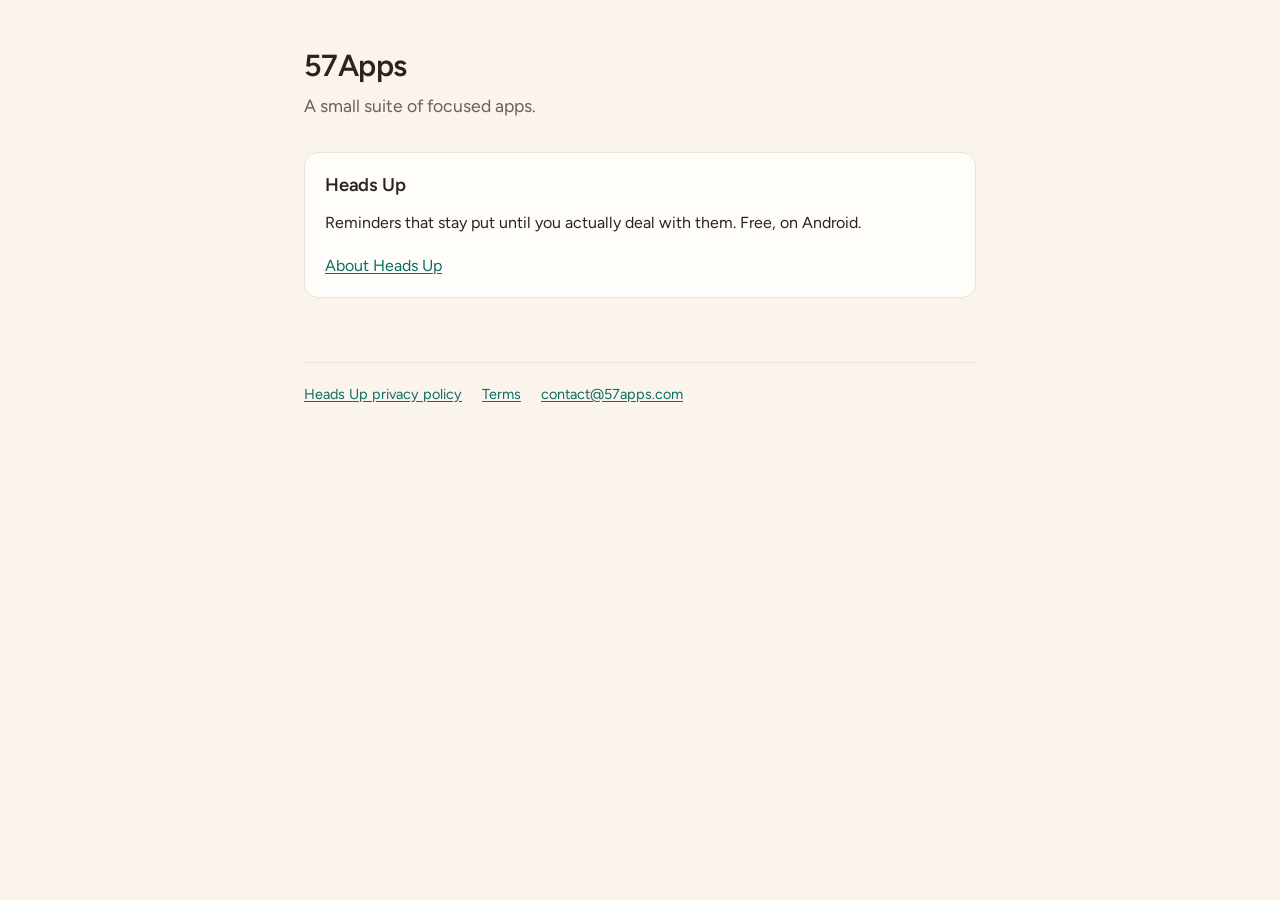
<file: index.html>
<!doctype html>
<html lang="en">
<head>
<meta charset="utf-8">
<meta name="viewport" content="width=device-width, initial-scale=1">
<title>57Apps</title>
<meta name="description" content="A small suite of focused apps.">
<meta name="theme-color" content="#FAF4EC" media="(prefers-color-scheme: light)">
<meta name="theme-color" content="#191512" media="(prefers-color-scheme: dark)">
<link rel="icon" type="image/png" sizes="32x32" href="/favicon-32.png">
<link rel="apple-touch-icon" href="/apple-touch-icon.png">
<link rel="stylesheet" href="/style.css">
</head>
<body>

<h1>57Apps</h1>
<p class="lede">A small suite of focused apps.</p>

<div class="card">
  <h2>Heads Up</h2>
  <p>Reminders that stay put until you actually deal with them. Free, on
  Android.</p>
  <p><a href="/headsup/">About Heads Up</a></p>
</div>

<footer class="site">
  <a href="/headsup/privacy-policy.html">Heads Up privacy policy</a>
  <a href="/headsup/terms.html">Terms</a>
  <a href="mailto:contact@57apps.com">contact@57apps.com</a>
</footer>

</body>
</html>
</file>
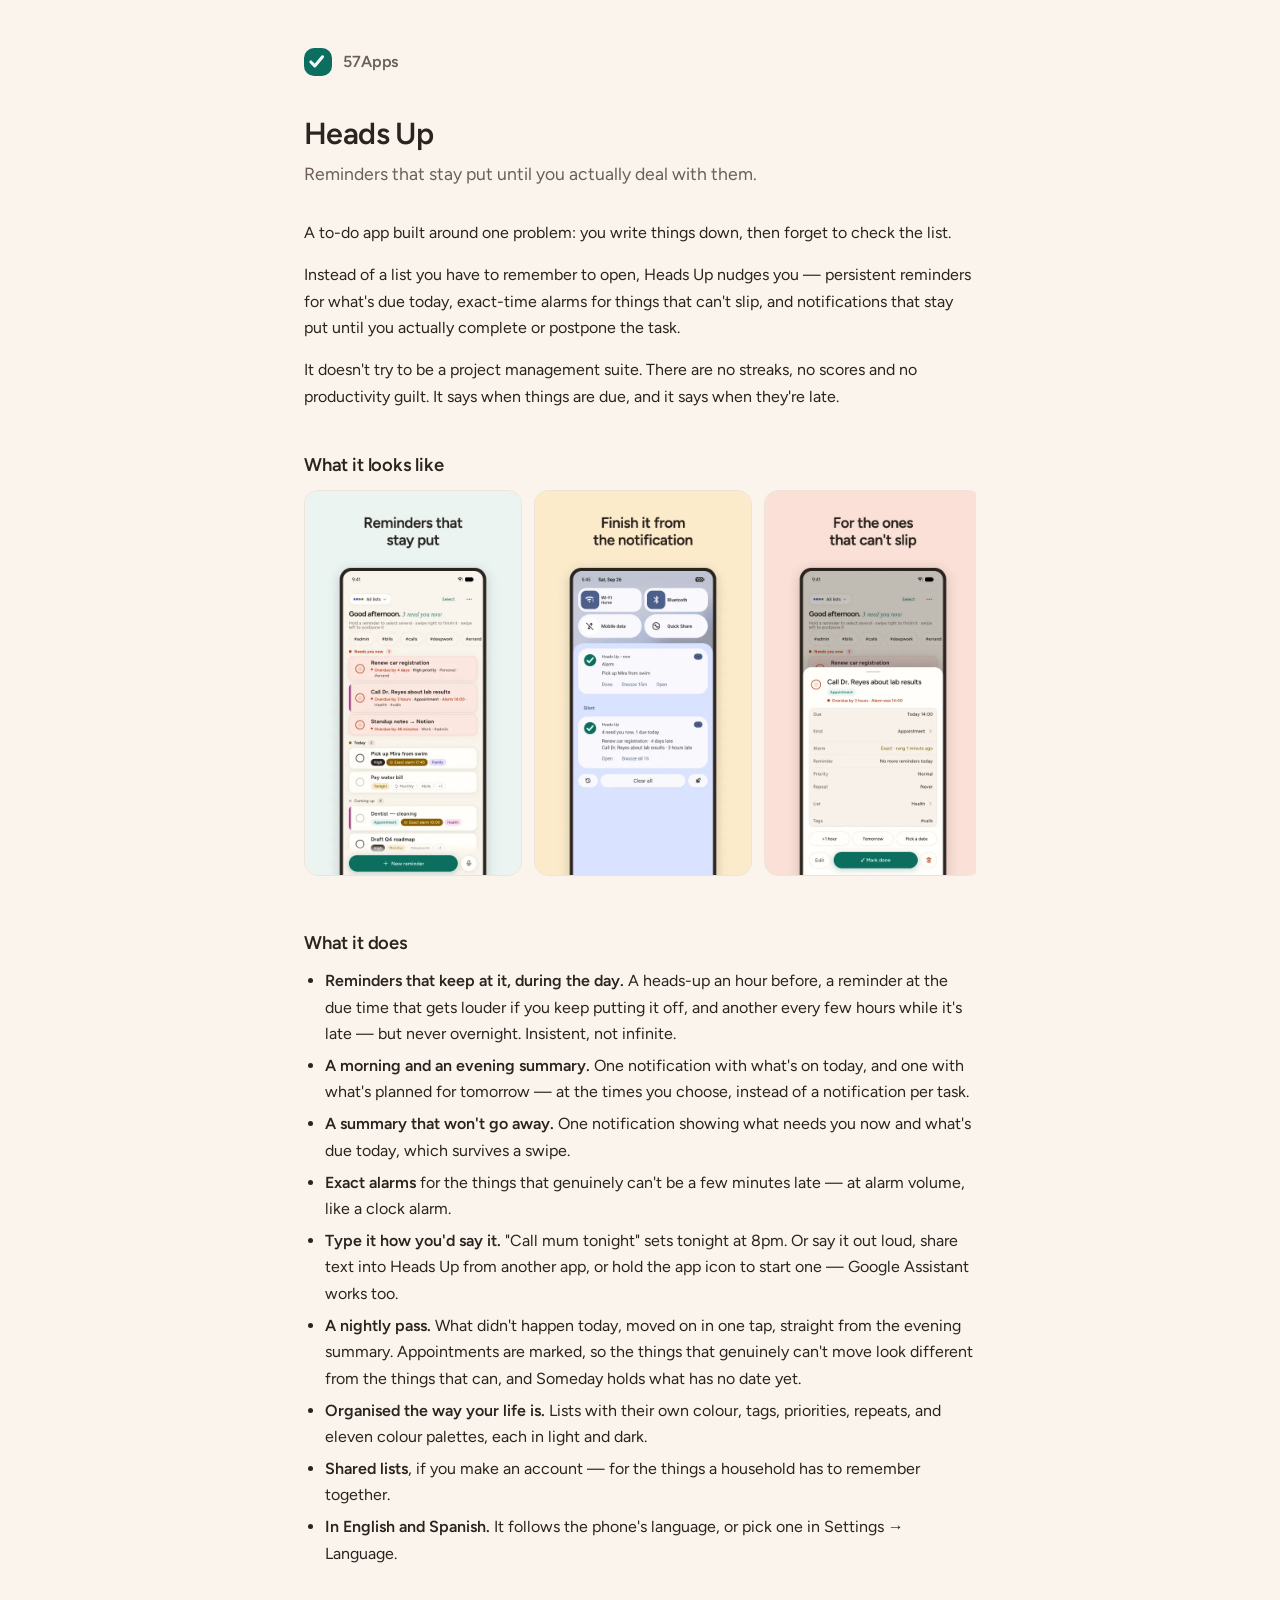
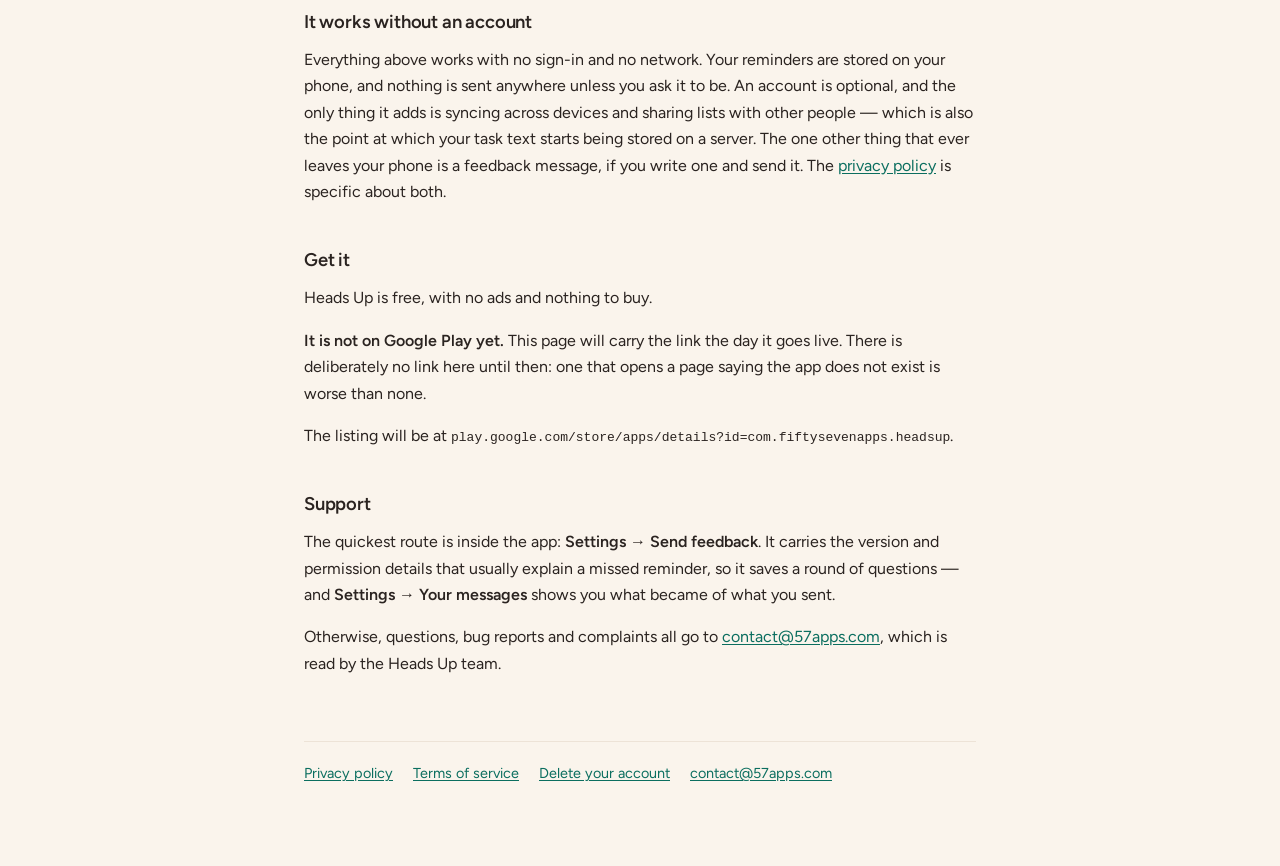
<file: headsup/index.html>
<!doctype html>
<html lang="en">
<head>
<meta charset="utf-8">
<meta name="viewport" content="width=device-width, initial-scale=1">
<title>Heads Up — reminders that stay put</title>
<meta name="description" content="A to-do app built around one problem: you write things down, then forget to check the list. Heads Up nudges you until you deal with it.">
<meta name="theme-color" content="#FAF4EC" media="(prefers-color-scheme: light)">
<meta name="theme-color" content="#17130F" media="(prefers-color-scheme: dark)">
<link rel="icon" type="image/png" sizes="32x32" href="/favicon-32.png">
<link rel="apple-touch-icon" href="/apple-touch-icon.png">
<link rel="stylesheet" href="/style.css">
</head>
<body>

<header class="site">
  <svg width="28" height="28" viewBox="0 0 32 32" aria-hidden="true">
    <rect width="32" height="32" fill="#0B6E5F"/>
    <path d="M7.83 15.99 L12.29 20.45 L21.20 10.05"
          fill="none" stroke="#F0FAF7" stroke-width="3.53"
          stroke-linecap="round" stroke-linejoin="round"/>
  </svg>
  <a href="/">57Apps</a>
</header>

<h1>Heads Up</h1>
<p class="lede">Reminders that stay put until you actually deal with them.</p>

<p>A to-do app built around one problem: you write things down, then forget
to check the list.</p>

<p>Instead of a list you have to remember to open, Heads Up nudges you —
persistent reminders for what's due today, exact-time alarms for things that
can't slip, and notifications that stay put until you actually complete or
postpone the task.</p>

<p>It doesn't try to be a project management suite. There are no streaks, no
scores and no productivity guilt. It says when things are due, and it says
when they're late.</p>

<h2>What it looks like</h2>
<div class="shots" aria-label="Screenshots of Heads Up">
  <img src="/headsup/screenshots/01-home.webp" width="540" height="960"
       alt="Home screen: reminders that stay put" loading="lazy">
  <img src="/headsup/screenshots/02-notifications.webp" width="540" height="960"
       alt="An alarm in the notification shade with Done, Snooze and Open, above the pinned summary" loading="lazy">
  <img src="/headsup/screenshots/03-detail.webp" width="540" height="960"
       alt="A reminder's detail sheet, for the ones that can't slip" loading="lazy">
  <img src="/headsup/screenshots/04-add-reminder.webp" width="540" height="960"
       alt="Adding a reminder by typing it how you'd say it" loading="lazy">
  <img src="/headsup/screenshots/05-plan-tomorrow.webp" width="540" height="960"
       alt="The nightly pass: what didn't happen, moved in one tap" loading="lazy">
  <img src="/headsup/screenshots/06-lists.webp" width="540" height="960"
       alt="Lists, one for each part of your life" loading="lazy">
  <img src="/headsup/screenshots/07-themes.webp" width="540" height="960"
       alt="Four of the eleven colour palettes, light and dark" loading="lazy">
  <img src="/headsup/screenshots/08-welcome.webp" width="540" height="960"
       alt="The welcome screen: works offline, with no account" loading="lazy">
</div>

<h2>What it does</h2>
<ul>
  <li><strong>Reminders that keep at it, during the day.</strong> A heads-up
  an hour before, a reminder at the due time that gets louder if you keep
  putting it off, and another every few hours while it's late — but never
  overnight. Insistent, not infinite.</li>
  <li><strong>A morning and an evening summary.</strong> One notification
  with what's on today, and one with what's planned for tomorrow — at the
  times you choose, instead of a notification per task.</li>
  <li><strong>A summary that won't go away.</strong> One notification showing
  what needs you now and what's due today, which survives a swipe.</li>
  <li><strong>Exact alarms</strong> for the things that genuinely can't be a
  few minutes late — at alarm volume, like a clock alarm.</li>
  <li><strong>Type it how you'd say it.</strong> "Call mum tonight" sets
  tonight at 8pm. Or say it out loud, share text into Heads Up from another
  app, or hold the app icon to start one — Google Assistant works too.</li>
  <li><strong>A nightly pass.</strong> What didn't happen today, moved on in
  one tap, straight from the evening summary. Appointments are marked, so the things that genuinely can't move
  look different from the things that can, and Someday holds what has no
  date yet.</li>
  <li><strong>Organised the way your life is.</strong> Lists with their own
  colour, tags, priorities, repeats, and eleven colour palettes, each in
  light and dark.</li>
  <li><strong>Shared lists</strong>, if you make an account — for the things
  a household has to remember together.</li>
  <li><strong>In English and Spanish.</strong> It follows the phone's
  language, or pick one in Settings → Language.</li>
</ul>

<h2>It works without an account</h2>
<p>Everything above works with no sign-in and no network. Your reminders are
stored on your phone, and nothing is sent anywhere unless you ask it to be.
An account is optional, and the only thing it adds is syncing across devices
and sharing lists with other people — which is also the point at which your
task text starts being stored on a server. The one other thing that ever
leaves your phone is a feedback message, if you write one and send it. The
<a href="/headsup/privacy-policy.html">privacy policy</a> is specific about
both.</p>

<h2>Get it</h2>
<p>Heads Up is free, with no ads and nothing to buy.</p>
<p><strong>It is not on Google Play yet.</strong> This page will carry the
link the day it goes live. There is deliberately no link here until then: one
that opens a page saying the app does not exist is worse than none.</p>
<p>The listing will be at
<code>play.google.com/store/apps/details?id=com.fiftysevenapps.headsup</code>.</p>

<h2>Support</h2>
<p>The quickest route is inside the app: <strong>Settings → Send
feedback</strong>. It carries the version and permission details that usually
explain a missed reminder, so it saves a round of questions — and
<strong>Settings → Your messages</strong> shows you what became of what you
sent.</p>
<p>Otherwise, questions, bug reports and complaints all go to
<a href="mailto:contact@57apps.com">contact@57apps.com</a>, which is read by
the Heads Up team.</p>

<footer class="site">
  <a href="/headsup/privacy-policy.html">Privacy policy</a>
  <a href="/headsup/terms.html">Terms of service</a>
  <a href="/headsup/delete-account.html">Delete your account</a>
  <a href="mailto:contact@57apps.com">contact@57apps.com</a>
</footer>

</body>
</html>
</file>
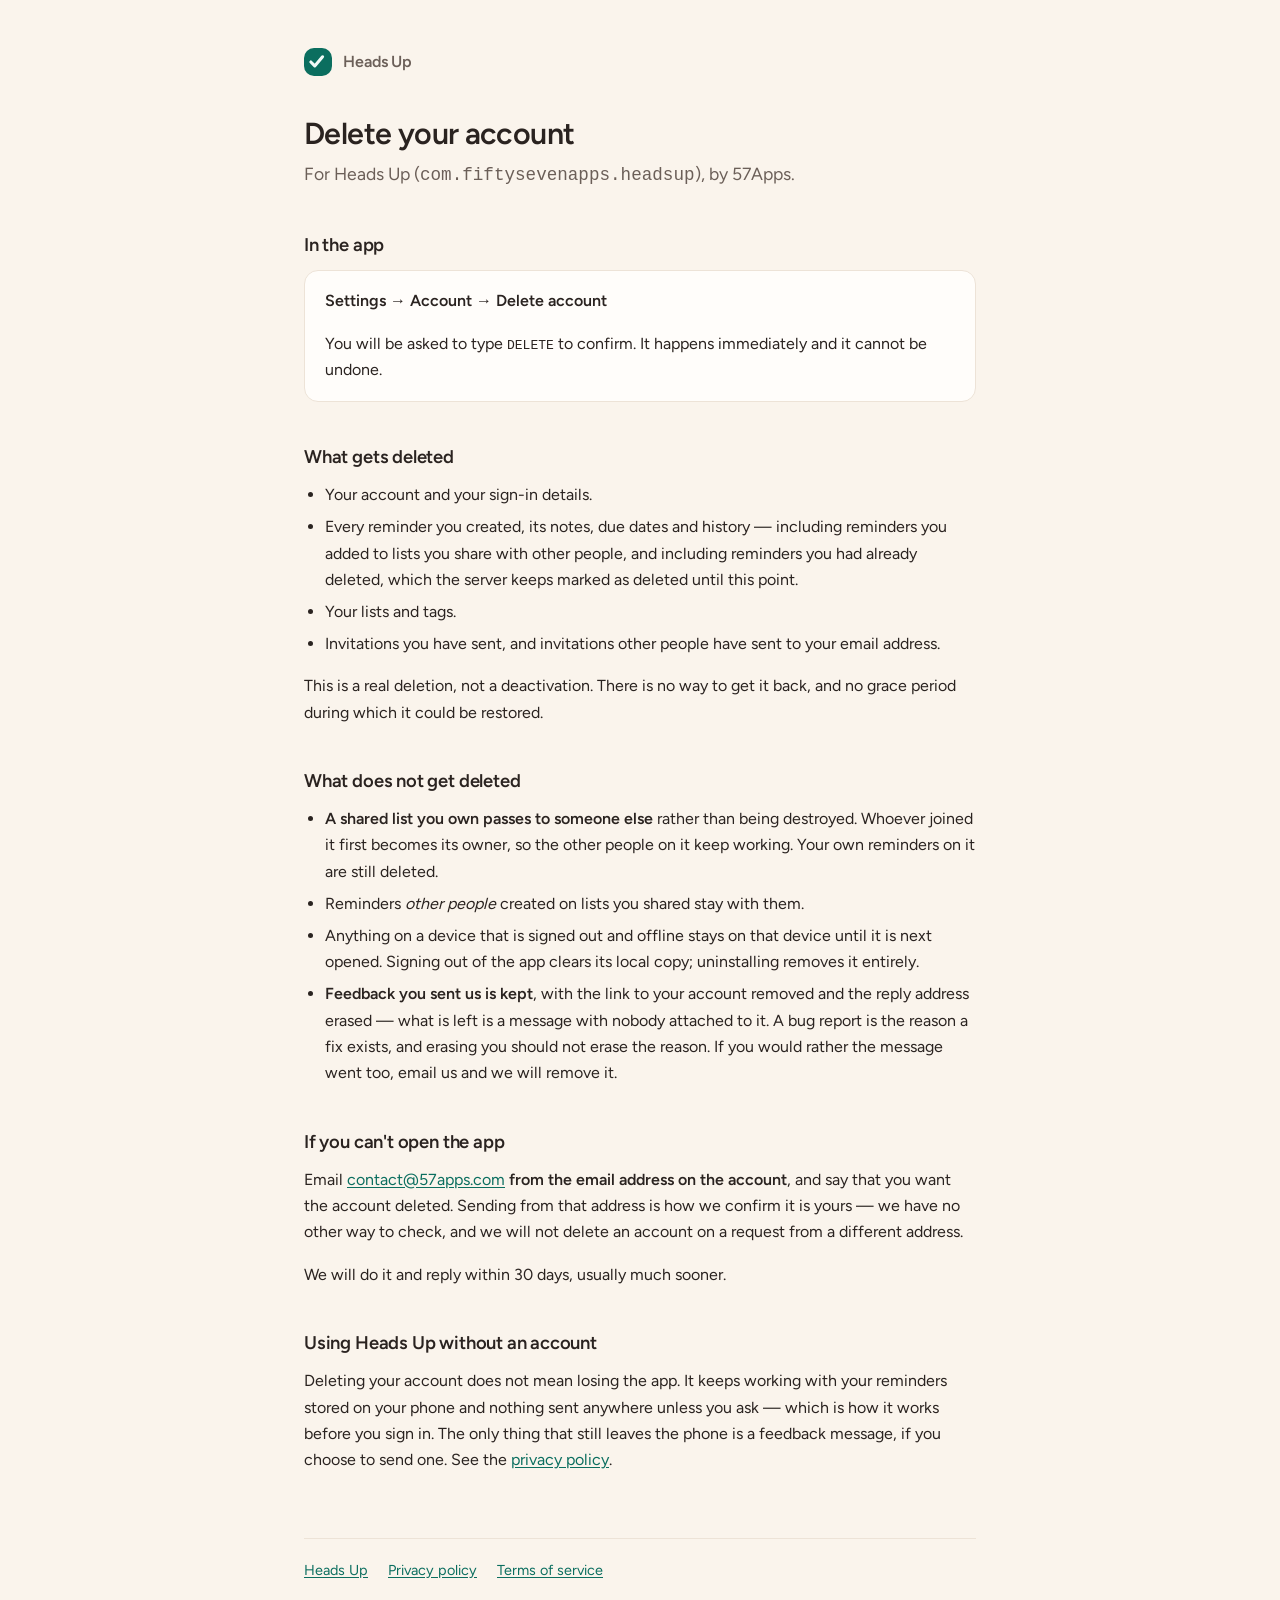
<file: headsup/delete-account.html>
<!doctype html>
<html lang="en">
<head>
<meta charset="utf-8">
<meta name="viewport" content="width=device-width, initial-scale=1">
<title>Delete your Heads Up account</title>
<meta name="description" content="How to delete your Heads Up account and everything on it.">
<meta name="theme-color" content="#FAF4EC" media="(prefers-color-scheme: light)">
<meta name="theme-color" content="#17130F" media="(prefers-color-scheme: dark)">
<link rel="icon" type="image/png" sizes="32x32" href="/favicon-32.png">
<link rel="apple-touch-icon" href="/apple-touch-icon.png">
<link rel="stylesheet" href="/style.css">
</head>
<body>

<header class="site">
  <svg width="28" height="28" viewBox="0 0 32 32" aria-hidden="true">
    <rect width="32" height="32" fill="#0B6E5F"/>
    <path d="M7.83 15.99 L12.29 20.45 L21.20 10.05"
          fill="none" stroke="#F0FAF7" stroke-width="3.53"
          stroke-linecap="round" stroke-linejoin="round"/>
  </svg>
  <a href="/headsup/">Heads Up</a>
</header>

<h1>Delete your account</h1>
<p class="lede">For Heads Up (<code>com.fiftysevenapps.headsup</code>), by
57Apps.</p>

<h2>In the app</h2>
<div class="card">
  <p><strong>Settings → Account → Delete account</strong></p>
  <p>You will be asked to type <code>DELETE</code> to confirm. It happens
  immediately and it cannot be undone.</p>
</div>

<h2>What gets deleted</h2>
<ul>
  <li>Your account and your sign-in details.</li>
  <li>Every reminder you created, its notes, due dates and history —
  including reminders you added to lists you share with other people, and
  including reminders you had already deleted, which the server keeps marked
  as deleted until this point.</li>
  <li>Your lists and tags.</li>
  <li>Invitations you have sent, and invitations other people have sent to
  your email address.</li>
</ul>
<p>This is a real deletion, not a deactivation. There is no way to get it
back, and no grace period during which it could be restored.</p>

<h2>What does not get deleted</h2>
<ul>
  <li><strong>A shared list you own passes to someone else</strong> rather
  than being destroyed. Whoever joined it first becomes its owner, so the
  other people on it keep working. Your own reminders on it are still
  deleted.</li>
  <li>Reminders <em>other people</em> created on lists you shared stay with
  them.</li>
  <li>Anything on a device that is signed out and offline stays on that
  device until it is next opened. Signing out of the app clears its local
  copy; uninstalling removes it entirely.</li>
  <li><strong>Feedback you sent us is kept</strong>, with the link to your
  account removed and the reply address erased — what is left is a message
  with nobody attached to it. A bug report is the reason a fix exists, and
  erasing you should not erase the reason. If you would rather the message
  went too, email us and we will remove it.</li>
</ul>

<h2>If you can't open the app</h2>
<p>Email <a href="mailto:contact@57apps.com?subject=Delete%20my%20Heads%20Up%20account">contact@57apps.com</a>
<strong>from the email address on the account</strong>, and say that you want
the account deleted. Sending from that address is how we confirm it is
yours — we have no other way to check, and we will not delete an account on
a request from a different address.</p>
<p>We will do it and reply within 30 days, usually much sooner.</p>

<h2>Using Heads Up without an account</h2>
<p>Deleting your account does not mean losing the app. It keeps working with
your reminders stored on your phone and nothing sent anywhere unless you ask
— which is how it works before you sign in. The only thing that still leaves
the phone is a feedback message, if you choose to send one. See the
<a href="/headsup/privacy-policy.html">privacy policy</a>.</p>

<footer class="site">
  <a href="/headsup/">Heads Up</a>
  <a href="/headsup/privacy-policy.html">Privacy policy</a>
  <a href="/headsup/terms.html">Terms of service</a>
</footer>

</body>
</html>
</file>
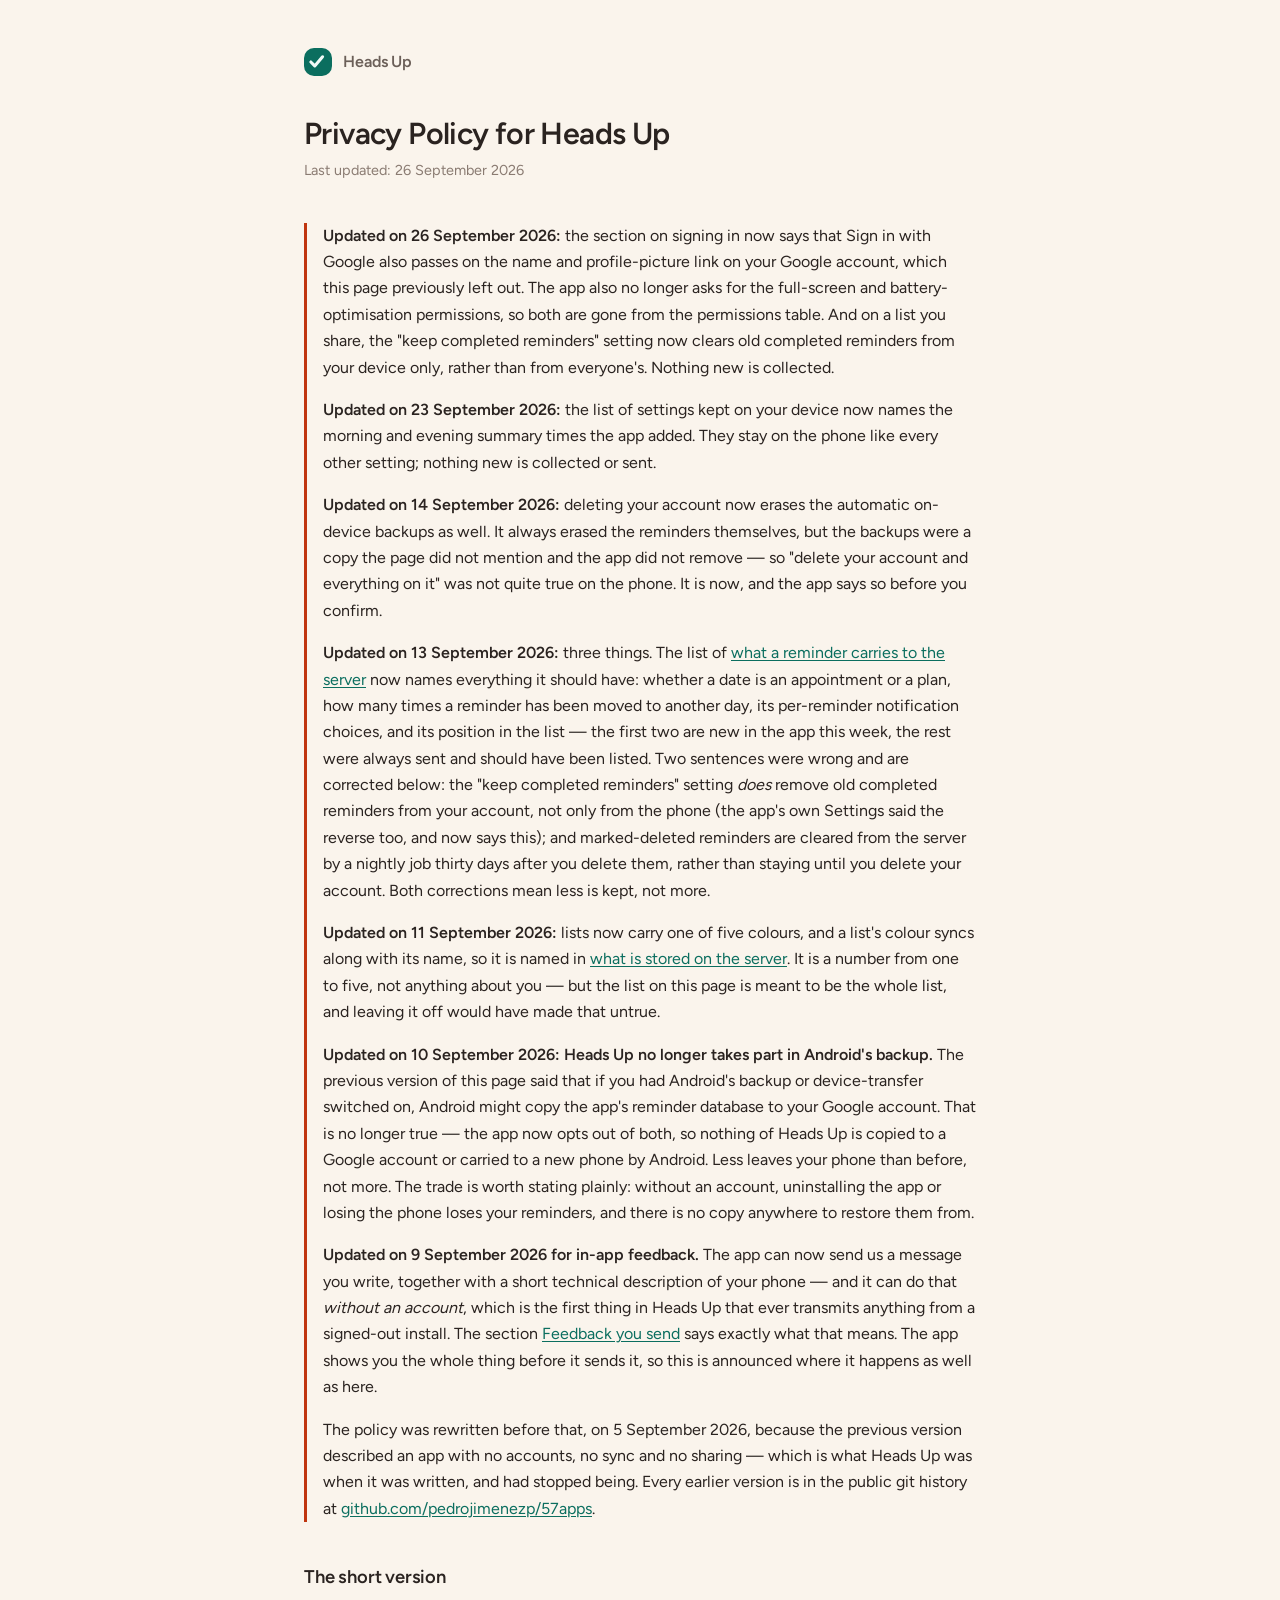
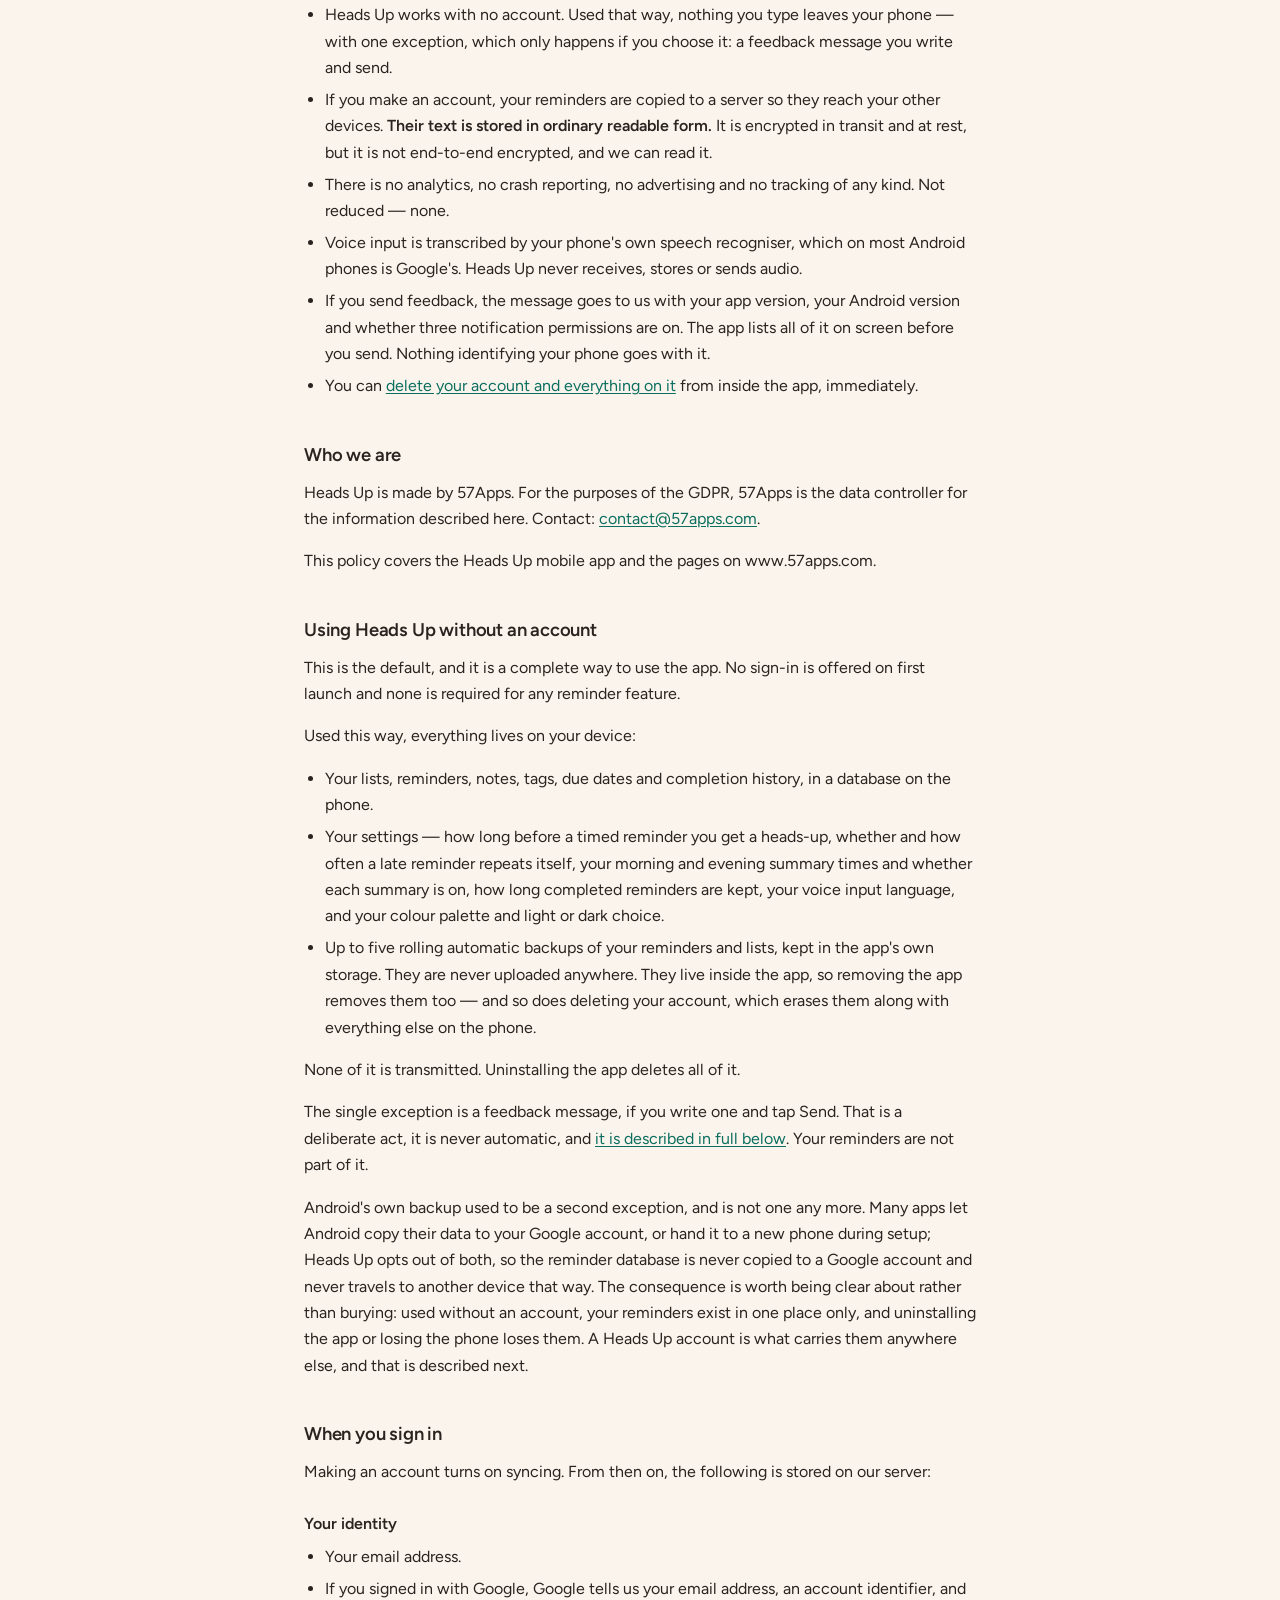
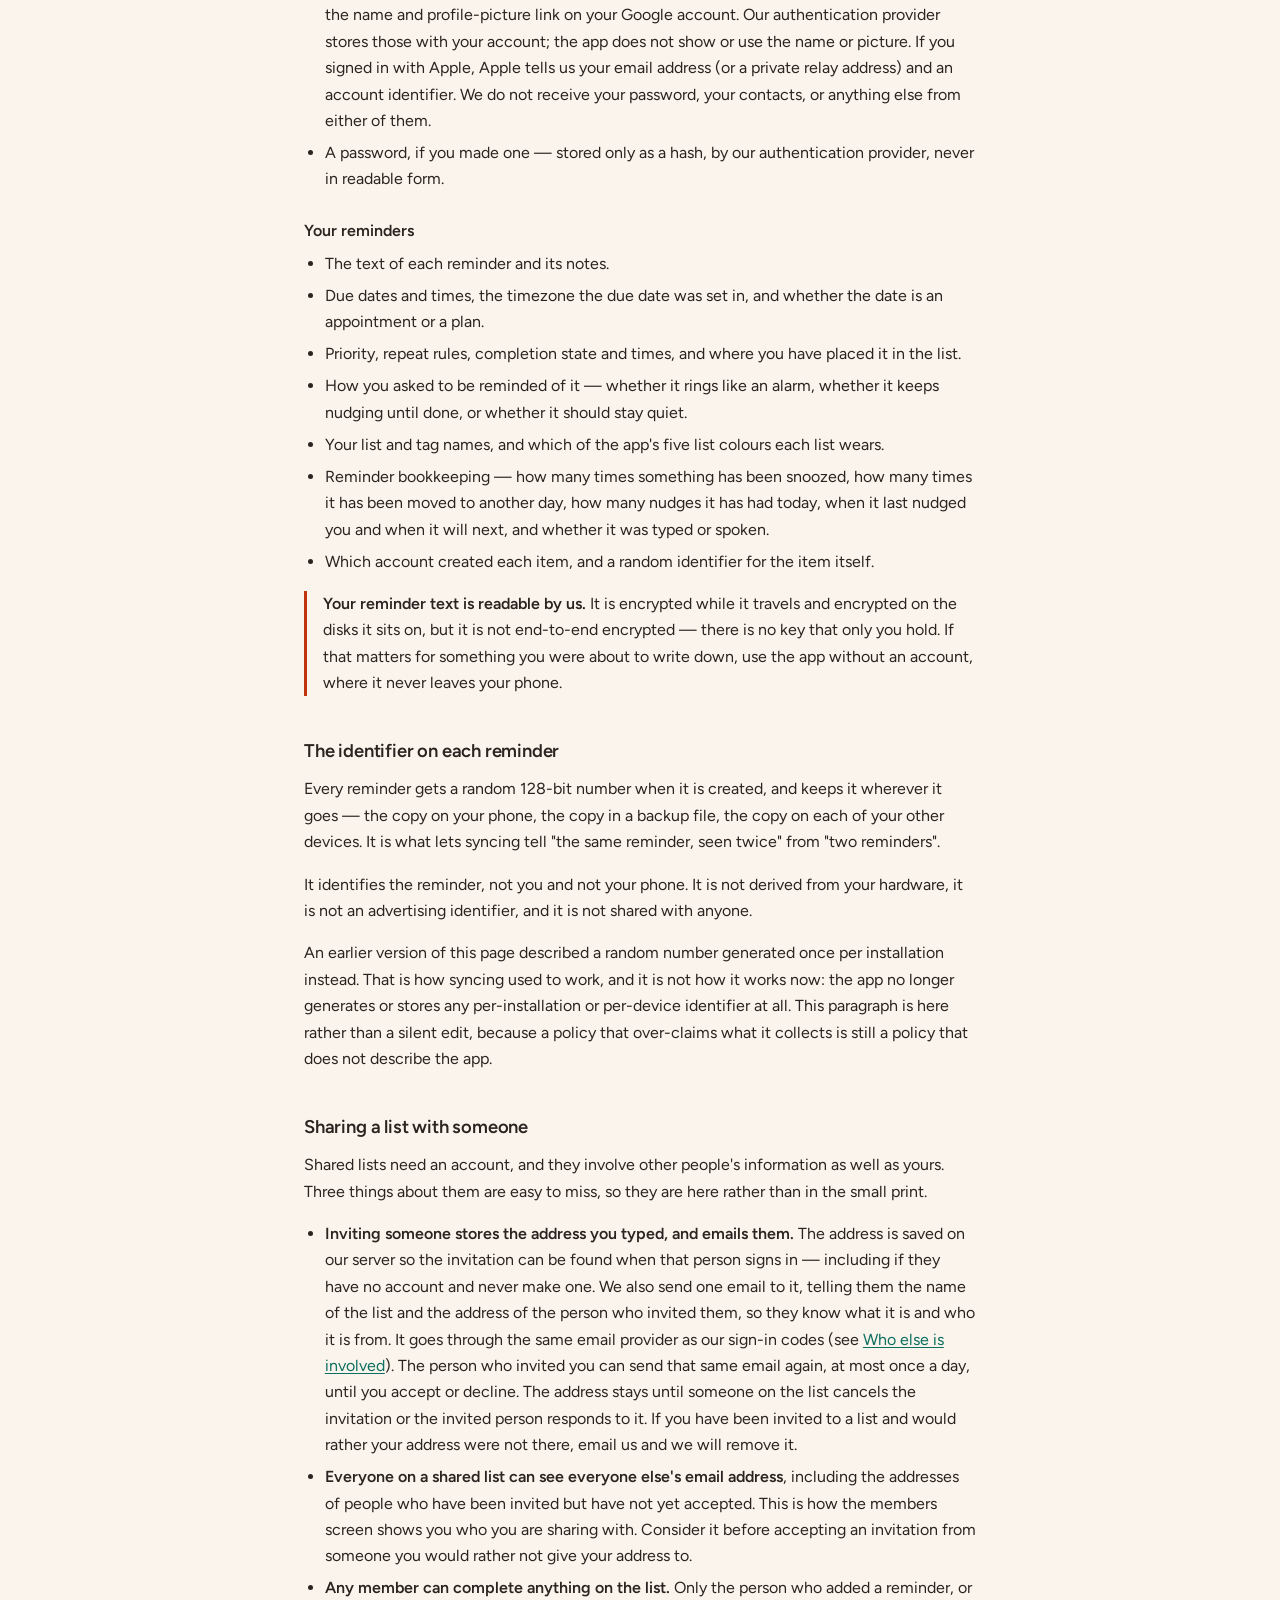
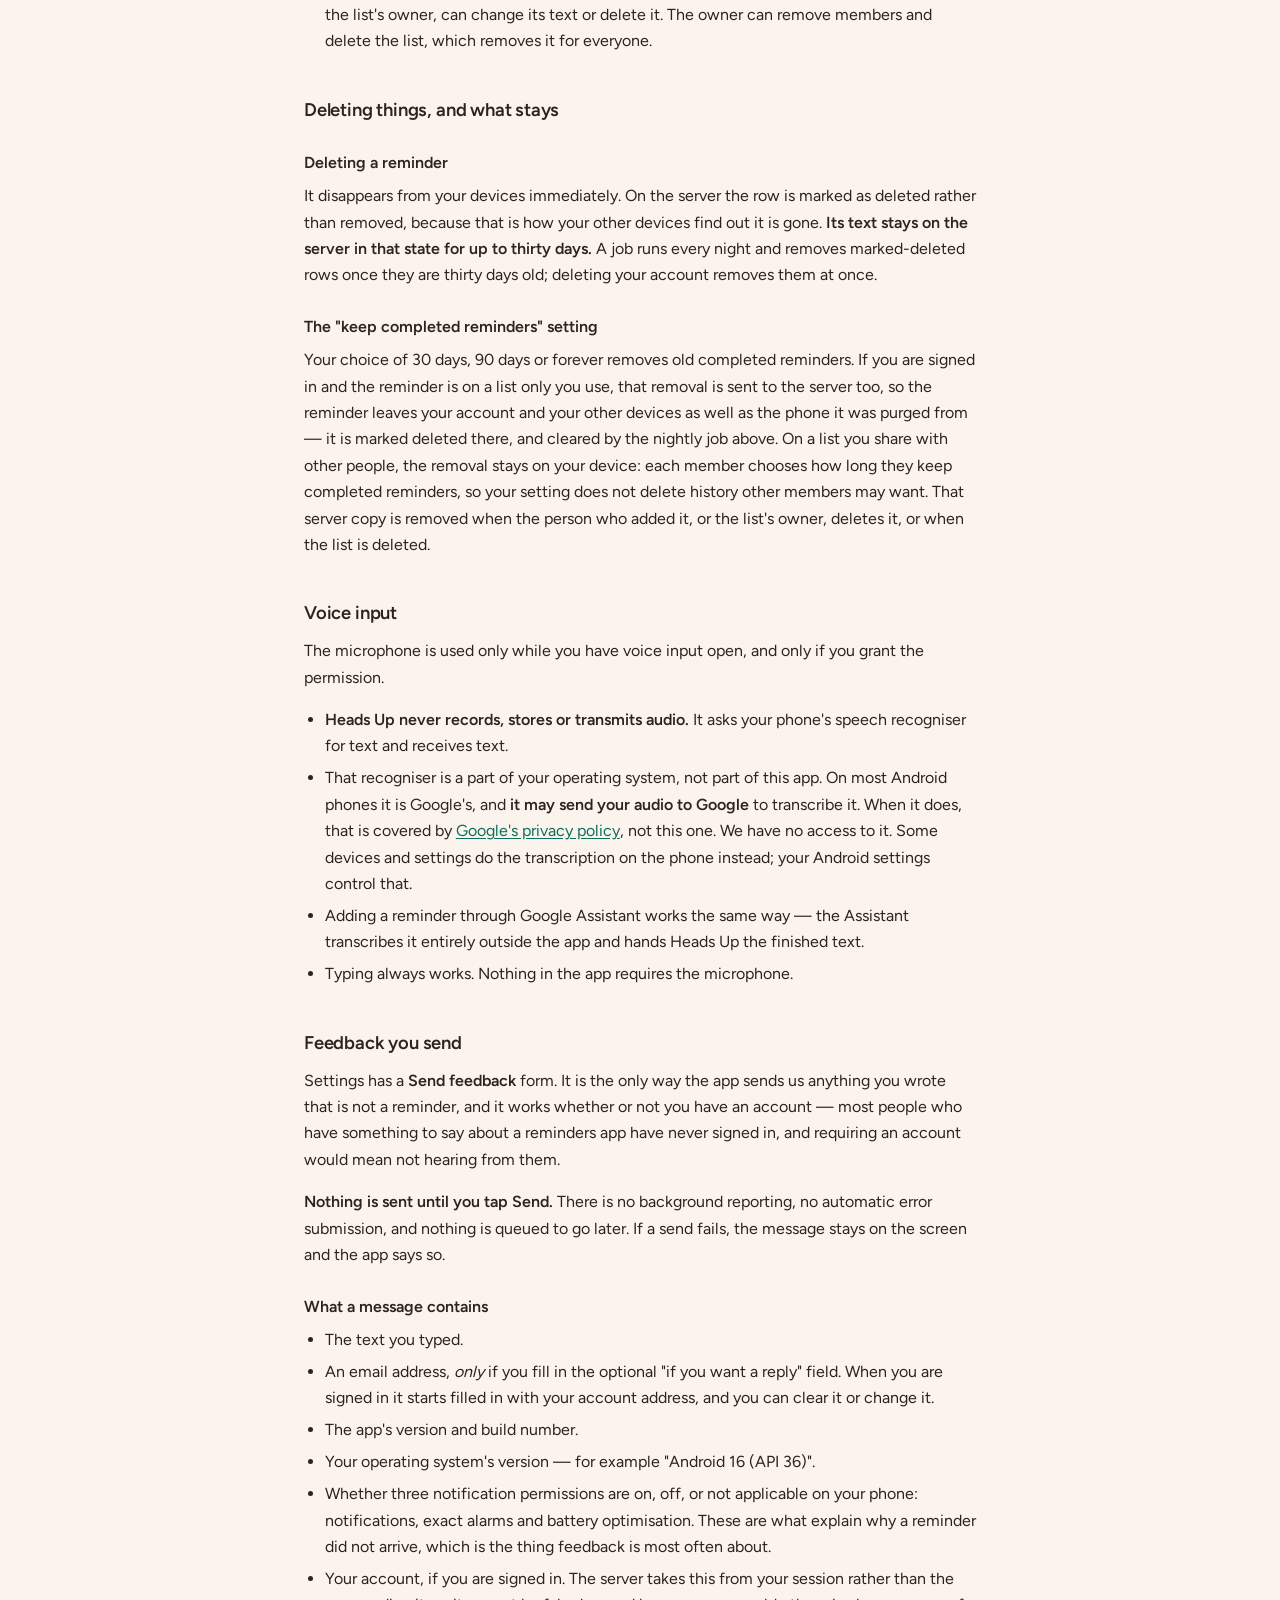
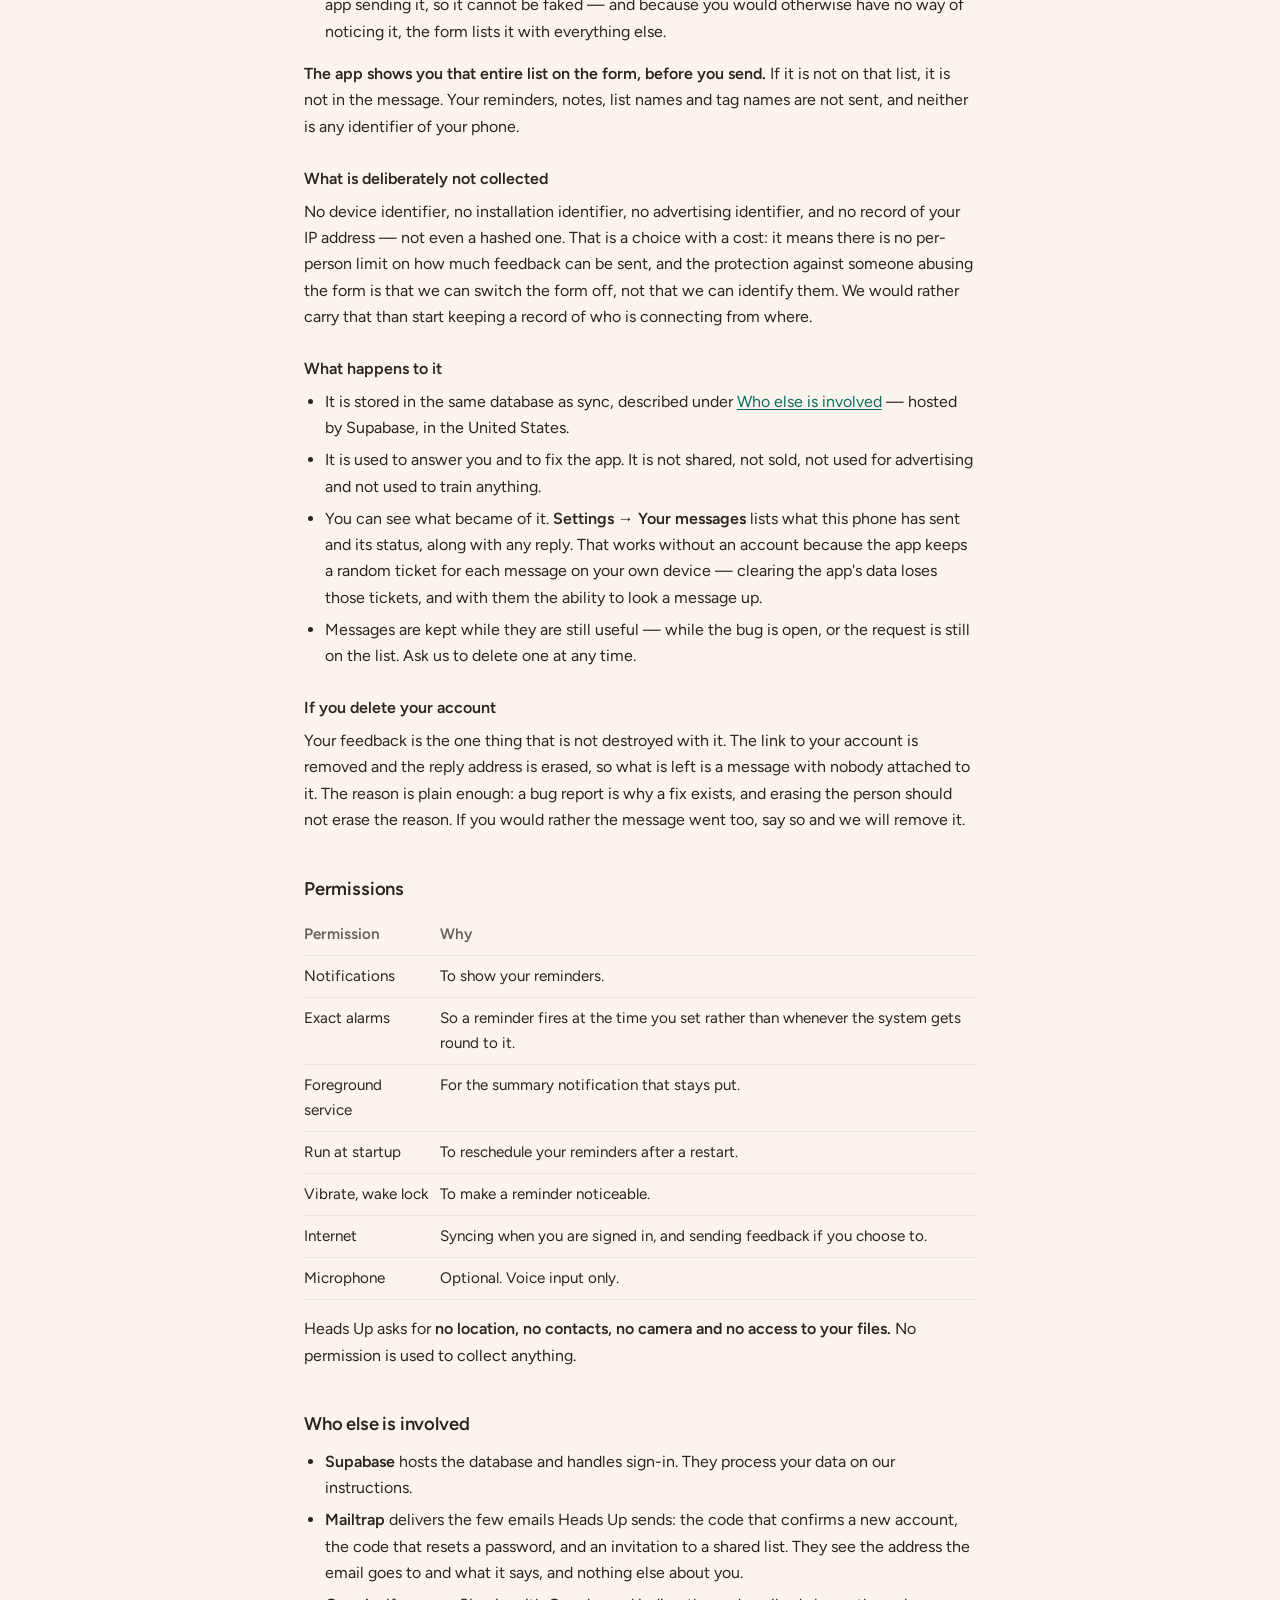
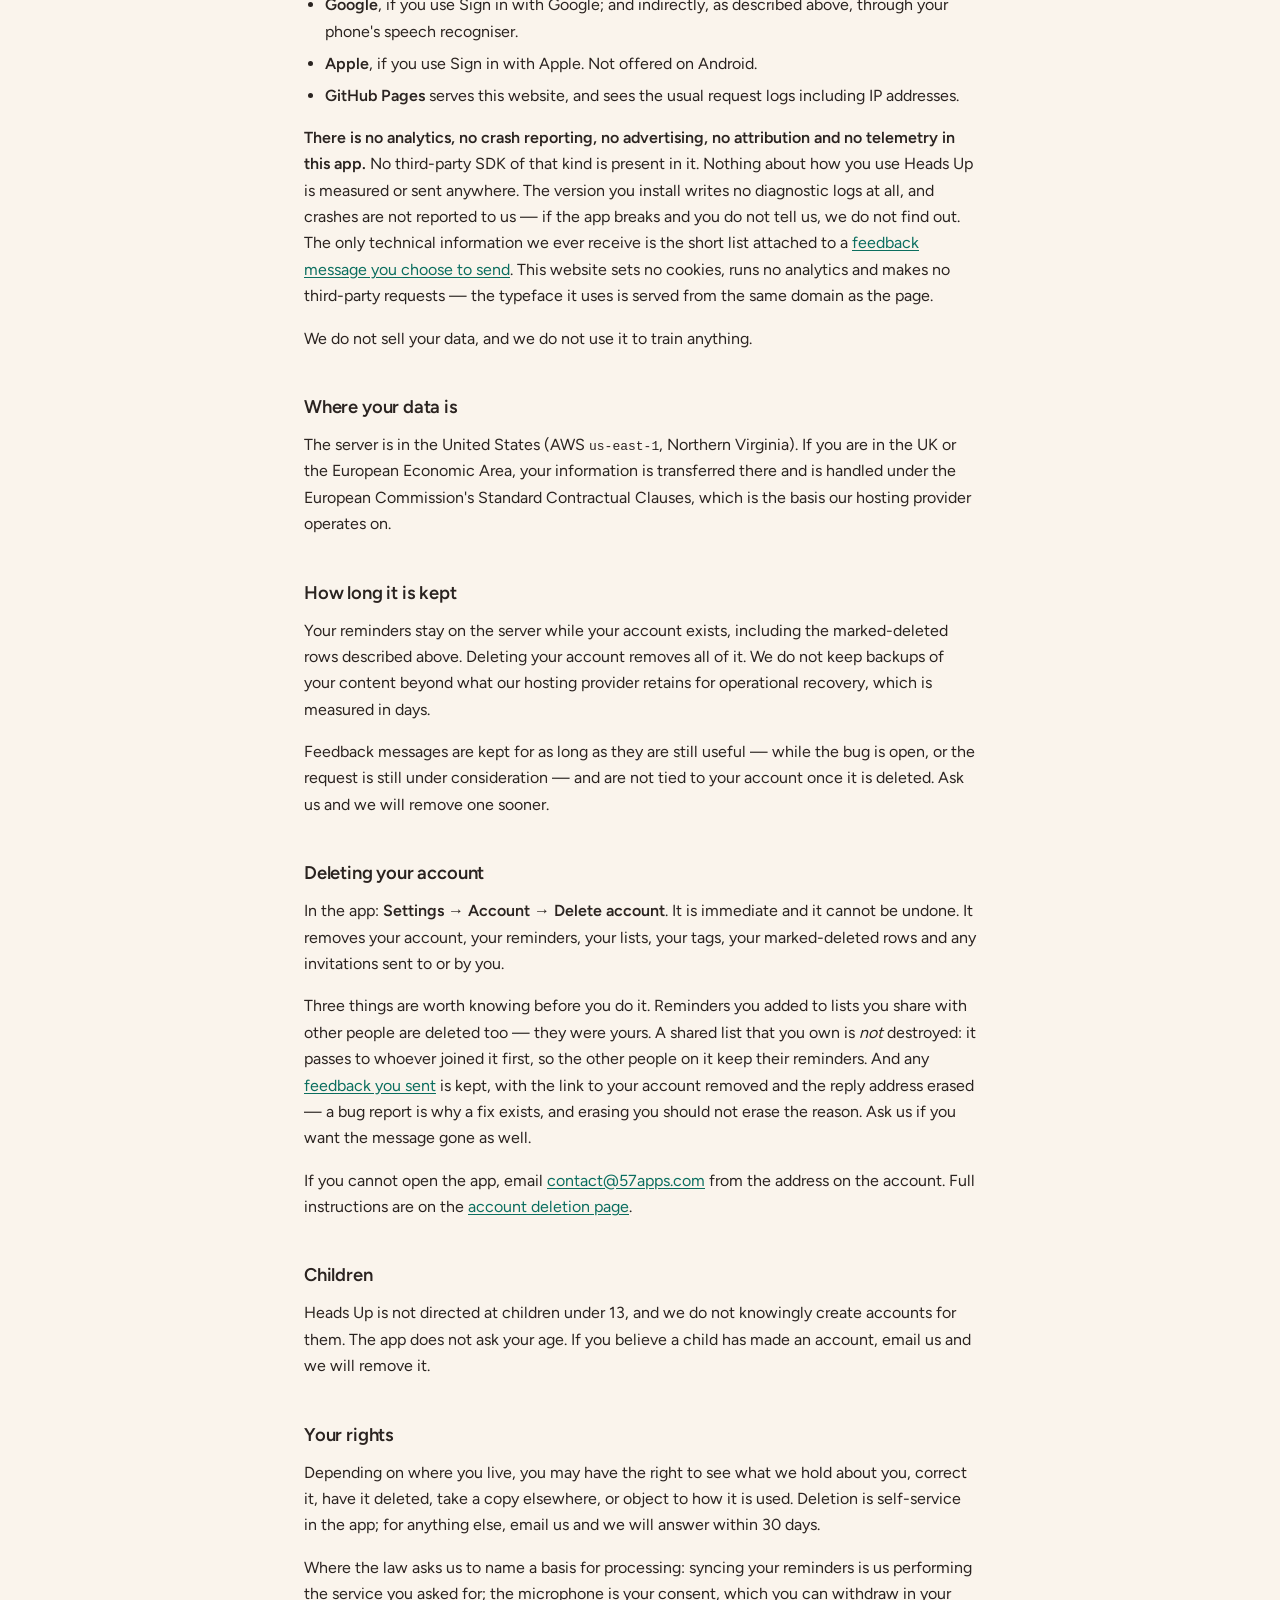
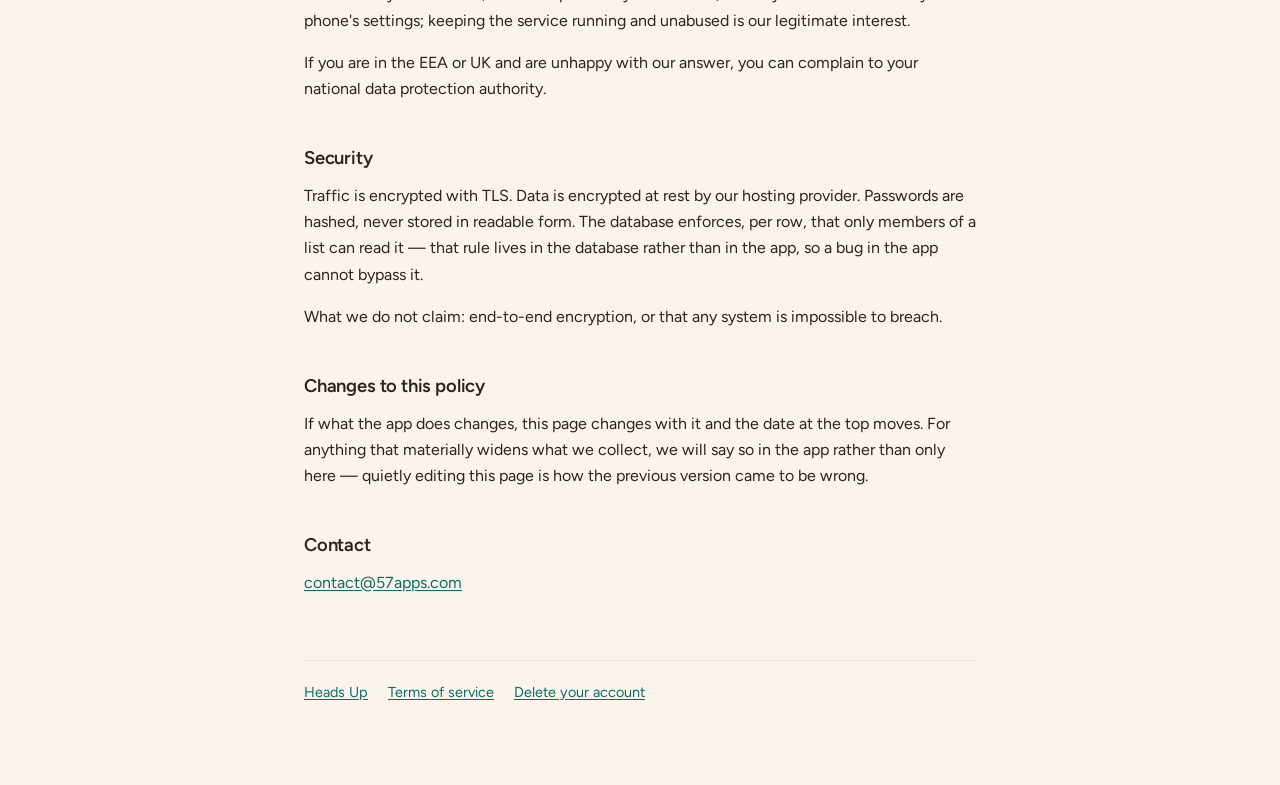
<file: headsup/privacy-policy.html>
<!doctype html>
<html lang="en">
<head>
<meta charset="utf-8">
<meta name="viewport" content="width=device-width, initial-scale=1">
<title>Privacy Policy — Heads Up</title>
<meta name="description" content="What Heads Up stores, what leaves your device, and what it never collects.">
<meta name="theme-color" content="#FAF4EC" media="(prefers-color-scheme: light)">
<meta name="theme-color" content="#17130F" media="(prefers-color-scheme: dark)">
<link rel="icon" type="image/png" sizes="32x32" href="/favicon-32.png">
<link rel="apple-touch-icon" href="/apple-touch-icon.png">
<link rel="stylesheet" href="/style.css">
</head>
<body>

<header class="site">
  <svg width="28" height="28" viewBox="0 0 32 32" aria-hidden="true">
    <rect width="32" height="32" fill="#0B6E5F"/>
    <path d="M7.83 15.99 L12.29 20.45 L21.20 10.05"
          fill="none" stroke="#F0FAF7" stroke-width="3.53"
          stroke-linecap="round" stroke-linejoin="round"/>
  </svg>
  <a href="/headsup/">Heads Up</a>
</header>

<h1>Privacy Policy for Heads Up</h1>
<p class="updated">Last updated: 26 September 2026</p>

<div class="callout">
  <p><strong>Updated on 26 September 2026:</strong> the section on signing in
  now says that Sign in with Google also passes on the name and profile-picture
  link on your Google account, which this page previously left out. The app
  also no longer asks for the full-screen and battery-optimisation
  permissions, so both are gone from the permissions table. And on a list you
  share, the "keep completed reminders" setting now clears old completed
  reminders from your device only, rather than from everyone's. Nothing new
  is collected.</p>
  <p><strong>Updated on 23 September 2026:</strong> the list of settings kept
  on your device now names the morning and evening summary times the app
  added. They stay on the phone like every other setting; nothing new is
  collected or sent.</p>
  <p><strong>Updated on 14 September 2026:</strong> deleting your account now
  erases the automatic on-device backups as well. It always erased the
  reminders themselves, but the backups were a copy the page did not mention
  and the app did not remove — so "delete your account and everything on it"
  was not quite true on the phone. It is now, and the app says so before you
  confirm.</p>
  <p><strong>Updated on 13 September 2026:</strong> three things. The list of
  <a href="#when-you-sign-in">what a reminder carries to the server</a> now
  names everything it should have: whether a date is an appointment or a plan,
  how many times a reminder has been moved to another day, its per-reminder
  notification choices, and its position in the list — the first two are new
  in the app this week, the rest were always sent and should have been listed.
  Two sentences were wrong and are corrected below: the "keep completed
  reminders" setting <em>does</em> remove old completed reminders from your
  account, not only from the phone (the app's own Settings said the reverse
  too, and now says this); and marked-deleted reminders are cleared from the
  server by a nightly job thirty days after you delete them, rather than
  staying until you delete your account. Both corrections mean less is kept,
  not more.</p>
  <p><strong>Updated on 11 September 2026:</strong> lists now carry one of
  five colours, and a list's colour syncs along with its name, so it is named
  in <a href="#when-you-sign-in">what is stored on the server</a>. It is a
  number from one to five, not anything about you — but the list on this page
  is meant to be the whole list, and leaving it off would have made that
  untrue.</p>
  <p><strong>Updated on 10 September 2026: Heads Up no longer takes part in
  Android's backup.</strong> The previous version of this page said that if you
  had Android's backup or device-transfer switched on, Android might copy the
  app's reminder database to your Google account. That is no longer true — the
  app now opts out of both, so nothing of Heads Up is copied to a Google
  account or carried to a new phone by Android. Less leaves your phone than
  before, not more. The trade is worth stating plainly: without an account,
  uninstalling the app or losing the phone loses your reminders, and there is
  no copy anywhere to restore them from.</p>
  <p><strong>Updated on 9 September 2026 for in-app feedback.</strong> The app
  can now send us a message you write, together with a short technical
  description of your phone — and it can do that <em>without an account</em>,
  which is the first thing in Heads Up that ever transmits anything from a
  signed-out install. The section
  <a href="#feedback">Feedback you send</a> says exactly what that means. The
  app shows you the whole thing before it sends it, so this is announced where
  it happens as well as here.</p>
  <p>The policy was rewritten before that, on 5 September 2026, because the
  previous version described an app with no accounts, no sync and no sharing —
  which is what Heads Up was when it was written, and had stopped being. Every
  earlier version is in the public git history at
  <a href="https://github.com/pedrojimenezp/57apps">github.com/pedrojimenezp/57apps</a>.</p>
</div>

<h2>The short version</h2>
<ul>
  <li>Heads Up works with no account. Used that way, nothing you type leaves
  your phone — with one exception, which only happens if you choose it: a
  feedback message you write and send.</li>
  <li>If you make an account, your reminders are copied to a server so they
  reach your other devices. <strong>Their text is stored in ordinary readable
  form.</strong> It is encrypted in transit and at rest, but it is not
  end-to-end encrypted, and we can read it.</li>
  <li>There is no analytics, no crash reporting, no advertising and no
  tracking of any kind. Not reduced — none.</li>
  <li>Voice input is transcribed by your phone's own speech recogniser, which
  on most Android phones is Google's. Heads Up never receives, stores or
  sends audio.</li>
  <li>If you send feedback, the message goes to us with your app version,
  your Android version and whether three notification permissions are on. The
  app lists all of it on screen before you send. Nothing identifying your
  phone goes with it.</li>
  <li>You can <a href="/headsup/delete-account.html">delete your account and
  everything on it</a> from inside the app, immediately.</li>
</ul>

<h2>Who we are</h2>
<p>Heads Up is made by 57Apps. For the purposes of
the GDPR, 57Apps is the data controller for the information described here.
Contact: <a href="mailto:contact@57apps.com">contact@57apps.com</a>.</p>
<p>This policy covers the Heads Up mobile app and the pages on
www.57apps.com.</p>

<h2>Using Heads Up without an account</h2>
<p>This is the default, and it is a complete way to use the app. No sign-in
is offered on first launch and none is required for any reminder feature.</p>
<p>Used this way, everything lives on your device:</p>
<ul>
  <li>Your lists, reminders, notes, tags, due dates and completion history,
  in a database on the phone.</li>
  <li>Your settings — how long before a timed reminder you get a heads-up,
  whether and how often a late reminder repeats itself, your morning and
  evening summary times and whether each summary is on, how long completed
  reminders are kept, your voice input language, and your colour palette and
  light or dark choice.</li>
  <li>Up to five rolling automatic backups of your reminders and lists, kept
  in the app's own storage. They are never uploaded anywhere. They live inside
  the app, so removing the app removes them too — and so does deleting your
  account, which erases them along with everything else on the phone.</li>
</ul>
<p>None of it is transmitted. Uninstalling the app deletes all of it.</p>
<p>The single exception is a feedback message, if you write one and tap Send.
That is a deliberate act, it is never automatic, and
<a href="#feedback">it is described in full below</a>. Your reminders are not
part of it.</p>
<p>Android's own backup used to be a second exception, and is not one any more.
Many apps let Android copy their data to your Google account, or hand it to a
new phone during setup; Heads Up opts out of both, so the reminder database is
never copied to a Google account and never travels to another device that way.
The consequence is worth being clear about rather than burying: used without an
account, your reminders exist in one place only, and uninstalling the app or
losing the phone loses them. A Heads Up account is what carries them anywhere
else, and that is described next.</p>

<h2 id="when-you-sign-in">When you sign in</h2>
<p>Making an account turns on syncing. From then on, the following is stored
on our server:</p>
<h3>Your identity</h3>
<ul>
  <li>Your email address.</li>
  <li>If you signed in with Google, Google tells us your email address, an
  account identifier, and the name and profile-picture link on your Google
  account. Our authentication provider stores those with your account; the app
  does not show or use the name or picture. If you signed in with Apple, Apple
  tells us your email address (or a private relay address) and an account
  identifier. We do not receive your password, your contacts, or anything else
  from either of them.</li>
  <li>A password, if you made one — stored only as a hash, by our
  authentication provider, never in readable form.</li>
</ul>
<h3>Your reminders</h3>
<ul>
  <li>The text of each reminder and its notes.</li>
  <li>Due dates and times, the timezone the due date was set in, and whether
  the date is an appointment or a plan.</li>
  <li>Priority, repeat rules, completion state and times, and where you have
  placed it in the list.</li>
  <li>How you asked to be reminded of it — whether it rings like an alarm,
  whether it keeps nudging until done, or whether it should stay quiet.</li>
  <li>Your list and tag names, and which of the app's five list colours each
  list wears.</li>
  <li>Reminder bookkeeping — how many times something has been snoozed, how
  many times it has been moved to another day, how many nudges it has had
  today, when it last nudged you and when it will next, and whether it was
  typed or spoken.</li>
  <li>Which account created each item, and a random identifier for the item
  itself.</li>
</ul>
<div class="callout">
  <p><strong>Your reminder text is readable by us.</strong> It is encrypted
  while it travels and encrypted on the disks it sits on, but it is not
  end-to-end encrypted — there is no key that only you hold. If that matters
  for something you were about to write down, use the app without an
  account, where it never leaves your phone.</p>
</div>

<h2>The identifier on each reminder</h2>
<p>Every reminder gets a random 128-bit number when it is created, and keeps
it wherever it goes — the copy on your phone, the copy in a backup file, the
copy on each of your other devices. It is what lets syncing tell "the same
reminder, seen twice" from "two reminders".</p>
<p>It identifies the reminder, not you and not your phone. It is not derived
from your hardware, it is not an advertising identifier, and it is not shared
with anyone.</p>
<p>An earlier version of this page described a random number generated once
per installation instead. That is how syncing used to work, and it is not how
it works now: the app no longer generates or stores any per-installation or
per-device identifier at all. This paragraph is here rather than a silent
edit, because a policy that over-claims what it collects is still a policy
that does not describe the app.</p>

<h2>Sharing a list with someone</h2>
<p>Shared lists need an account, and they involve other people's information
as well as yours. Three things about them are easy to miss, so they are here
rather than in the small print.</p>
<ul>
  <li><strong>Inviting someone stores the address you typed, and emails
  them.</strong> The address is saved on our server so the invitation can be
  found when that person signs in — including if they have no account and
  never make one. We also send one email to it, telling them the name of the
  list and the address of the person who invited them, so they know what it
  is and who it is from. It goes through the same email provider as our
  sign-in codes (see <a href="#who-else">Who else is involved</a>). The
  person who invited you can send that same email again, at most once a day,
  until you accept or decline. The address stays until someone on the list
  cancels the invitation or the invited person responds to it. If you have
  been invited to a list and would rather your address were not there, email
  us and we will remove it.</li>
  <li><strong>Everyone on a shared list can see everyone else's email
  address</strong>, including the addresses of people who have been invited
  but have not yet accepted. This is how the members screen shows you who
  you are sharing with. Consider it before accepting an invitation from
  someone you would rather not give your address to.</li>
  <li><strong>Any member can complete anything on the list.</strong> Only the
  person who added a reminder, or the list's owner, can change its text or
  delete it. The owner can remove members and delete the list, which removes
  it for everyone.</li>
</ul>

<h2>Deleting things, and what stays</h2>
<h3>Deleting a reminder</h3>
<p>It disappears from your devices immediately. On the server the row is
marked as deleted rather than removed, because that is how your other
devices find out it is gone. <strong>Its text stays on the server in that
state for up to thirty days.</strong> A job runs every night and removes
marked-deleted rows once they are thirty days old; deleting your account
removes them at once.</p>
<h3>The "keep completed reminders" setting</h3>
<p>Your choice of 30 days, 90 days or forever removes old completed
reminders. If you are signed in and the reminder is on a list only you use,
that removal is sent to the server too, so the reminder leaves your account
and your other devices as well as the phone it was purged from — it is marked
deleted there, and cleared by the nightly job above. On a list you share with
other people, the removal stays on your device: each member chooses how long
they keep completed reminders, so your setting does not delete history other
members may want. That server copy is removed when the person who added it,
or the list's owner, deletes it, or when the list is deleted.</p>

<h2>Voice input</h2>
<p>The microphone is used only while you have voice input open, and only if
you grant the permission.</p>
<ul>
  <li><strong>Heads Up never records, stores or transmits audio.</strong> It
  asks your phone's speech recogniser for text and receives text.</li>
  <li>That recogniser is a part of your operating system, not part of this
  app. On most Android phones it is Google's, and <strong>it may send your
  audio to Google</strong> to transcribe it. When it does, that is covered by
  <a href="https://policies.google.com/privacy">Google's privacy policy</a>,
  not this one. We have no access to it. Some devices and settings do the
  transcription on the phone instead; your Android settings control
  that.</li>
  <li>Adding a reminder through Google Assistant works the same way — the
  Assistant transcribes it entirely outside the app and hands Heads Up the
  finished text.</li>
  <li>Typing always works. Nothing in the app requires the microphone.</li>
</ul>

<h2 id="feedback">Feedback you send</h2>
<p>Settings has a <strong>Send feedback</strong> form. It is the only way the
app sends us anything you wrote that is not a reminder, and it works whether
or not you have an account — most people who have something to say about a
reminders app have never signed in, and requiring an account would mean not
hearing from them.</p>
<p><strong>Nothing is sent until you tap Send.</strong> There is no background
reporting, no automatic error submission, and nothing is queued to go later.
If a send fails, the message stays on the screen and the app says so.</p>
<h3>What a message contains</h3>
<ul>
  <li>The text you typed.</li>
  <li>An email address, <em>only</em> if you fill in the optional "if you want
  a reply" field. When you are signed in it starts filled in with your account
  address, and you can clear it or change it.</li>
  <li>The app's version and build number.</li>
  <li>Your operating system's version — for example "Android 16 (API 36)".</li>
  <li>Whether three notification permissions are on, off, or not applicable on
  your phone: notifications, exact alarms and battery optimisation. These are what explain why a reminder did not arrive, which is
  the thing feedback is most often about.</li>
  <li>Your account, if you are signed in. The server takes this from your
  session rather than the app sending it, so it cannot be faked — and because
  you would otherwise have no way of noticing it, the form lists it with
  everything else.</li>
</ul>
<p><strong>The app shows you that entire list on the form, before you send.</strong>
If it is not on that list, it is not in the message. Your reminders, notes,
list names and tag names are not sent, and neither is any identifier of your
phone.</p>
<h3>What is deliberately not collected</h3>
<p>No device identifier, no installation identifier, no advertising
identifier, and no record of your IP address — not even a hashed one. That is
a choice with a cost: it means there is no per-person limit on how much
feedback can be sent, and the protection against someone abusing the form is
that we can switch the form off, not that we can identify them. We would
rather carry that than start keeping a record of who is connecting from
where.</p>
<h3>What happens to it</h3>
<ul>
  <li>It is stored in the same database as sync, described under
  <a href="#who-else">Who else is involved</a> — hosted by Supabase, in the
  United States.</li>
  <li>It is used to answer you and to fix the app. It is not shared, not sold,
  not used for advertising and not used to train anything.</li>
  <li>You can see what became of it. <strong>Settings → Your messages</strong>
  lists what this phone has sent and its status, along with any reply. That
  works without an account because the app keeps a random ticket for each
  message on your own device — clearing the app's data loses those tickets,
  and with them the ability to look a message up.</li>
  <li>Messages are kept while they are still useful — while the bug is open,
  or the request is still on the list. Ask us to delete one at any time.</li>
</ul>
<h3>If you delete your account</h3>
<p>Your feedback is the one thing that is not destroyed with it. The link to
your account is removed and the reply address is erased, so what is left is a
message with nobody attached to it. The reason is plain enough: a bug report
is why a fix exists, and erasing the person should not erase the reason. If
you would rather the message went too, say so and we will remove it.</p>

<h2>Permissions</h2>
<div class="scroll-x">
<table>
  <tr><th>Permission</th><th>Why</th></tr>
  <tr><td>Notifications</td><td>To show your reminders.</td></tr>
  <tr><td>Exact alarms</td><td>So a reminder fires at the time you set rather than whenever the system gets round to it.</td></tr>
  <tr><td>Foreground service</td><td>For the summary notification that stays put.</td></tr>
  <tr><td>Run at startup</td><td>To reschedule your reminders after a restart.</td></tr>
  <tr><td>Vibrate, wake lock</td><td>To make a reminder noticeable.</td></tr>
  <tr><td>Internet</td><td>Syncing when you are signed in, and sending feedback if you choose to.</td></tr>
  <tr><td>Microphone</td><td>Optional. Voice input only.</td></tr>
</table>
</div>
<p>Heads Up asks for <strong>no location, no contacts, no camera and no
access to your files.</strong> No permission is used to collect anything.</p>

<h2 id="who-else">Who else is involved</h2>
<ul>
  <li><strong>Supabase</strong> hosts the database and handles sign-in. They
  process your data on our instructions.</li>
  <li><strong>Mailtrap</strong> delivers the few emails Heads Up sends: the
  code that confirms a new account, the code that resets a password, and an
  invitation to a shared list. They see the address the email goes to and
  what it says, and nothing else about you.</li>
  <li><strong>Google</strong>, if you use Sign in with Google; and
  indirectly, as described above, through your phone's speech recogniser.</li>
  <li><strong>Apple</strong>, if you use Sign in with Apple. Not offered on
  Android.</li>
  <li><strong>GitHub Pages</strong> serves this website, and sees the usual
  request logs including IP addresses.</li>
</ul>
<p><strong>There is no analytics, no crash reporting, no advertising, no
attribution and no telemetry in this app.</strong> No third-party SDK of that
kind is present in it. Nothing about how you use Heads Up is measured or sent
anywhere. The version you install writes no diagnostic logs at all, and
crashes are not reported to us — if the app breaks and you do not tell us, we
do not find out. The only technical information we ever receive is the short
list attached to a <a href="#feedback">feedback message you choose to
send</a>. This website sets no cookies, runs no analytics and makes no
third-party requests — the typeface it uses is served from the same domain as
the page.</p>
<p>We do not sell your data, and we do not use it to train anything.</p>

<h2>Where your data is</h2>
<p>The server is in the United States (AWS <code>us-east-1</code>, Northern
Virginia). If you are in the UK or the European Economic Area, your
information is transferred there and is handled under the European
Commission's Standard Contractual Clauses, which is the basis our hosting
provider operates on.</p>

<h2>How long it is kept</h2>
<p>Your reminders stay on the server while your account exists, including
the marked-deleted rows described above. Deleting your account removes all
of it. We do not keep backups of your content beyond what our hosting
provider retains for operational recovery, which is measured in days.</p>
<p>Feedback messages are kept for as long as they are still useful — while
the bug is open, or the request is still under consideration — and are not
tied to your account once it is deleted. Ask us and we will remove one
sooner.</p>

<h2>Deleting your account</h2>
<p>In the app: <strong>Settings → Account → Delete account</strong>. It is
immediate and it cannot be undone. It removes your account, your reminders,
your lists, your tags, your marked-deleted rows and any invitations sent to
or by you.</p>
<p>Three things are worth knowing before you do it. Reminders you added to
lists you share with other people are deleted too — they were yours. A shared
list that you own is <em>not</em> destroyed: it passes to whoever joined it
first, so the other people on it keep their reminders. And any
<a href="#feedback">feedback you sent</a> is kept, with the link to your
account removed and the reply address erased — a bug report is why a fix
exists, and erasing you should not erase the reason. Ask us if you want the
message gone as well.</p>
<p>If you cannot open the app, email
<a href="mailto:contact@57apps.com">contact@57apps.com</a> from the address
on the account. Full instructions are on the
<a href="/headsup/delete-account.html">account deletion page</a>.</p>

<h2>Children</h2>
<p>Heads Up is not directed at children under 13, and we do not knowingly
create accounts for them. The app does not ask your age. If you believe a
child has made an account, email us and we will remove it.</p>

<h2>Your rights</h2>
<p>Depending on where you live, you may have the right to see what we hold
about you, correct it, have it deleted, take a copy elsewhere, or object to
how it is used. Deletion is self-service in the app; for anything else,
email us and we will answer within 30 days.</p>
<p>Where the law asks us to name a basis for processing: syncing your
reminders is us performing the service you asked for; the microphone is your
consent, which you can withdraw in your phone's settings; keeping the
service running and unabused is our legitimate interest.</p>
<p>If you are in the EEA or UK and are unhappy with our answer, you can
complain to your national data protection authority.</p>

<h2>Security</h2>
<p>Traffic is encrypted with TLS. Data is encrypted at rest by our hosting
provider. Passwords are hashed, never stored in readable form. The database
enforces, per row, that only members of a list can read it — that rule lives
in the database rather than in the app, so a bug in the app cannot bypass
it.</p>
<p>What we do not claim: end-to-end encryption, or that any system is
impossible to breach.</p>

<h2>Changes to this policy</h2>
<p>If what the app does changes, this page changes with it and the date at
the top moves. For anything that materially widens what we collect, we will
say so in the app rather than only here — quietly editing this page is how
the previous version came to be wrong.</p>

<h2>Contact</h2>
<p><a href="mailto:contact@57apps.com">contact@57apps.com</a></p>

<footer class="site">
  <a href="/headsup/">Heads Up</a>
  <a href="/headsup/terms.html">Terms of service</a>
  <a href="/headsup/delete-account.html">Delete your account</a>
</footer>

</body>
</html>
</file>
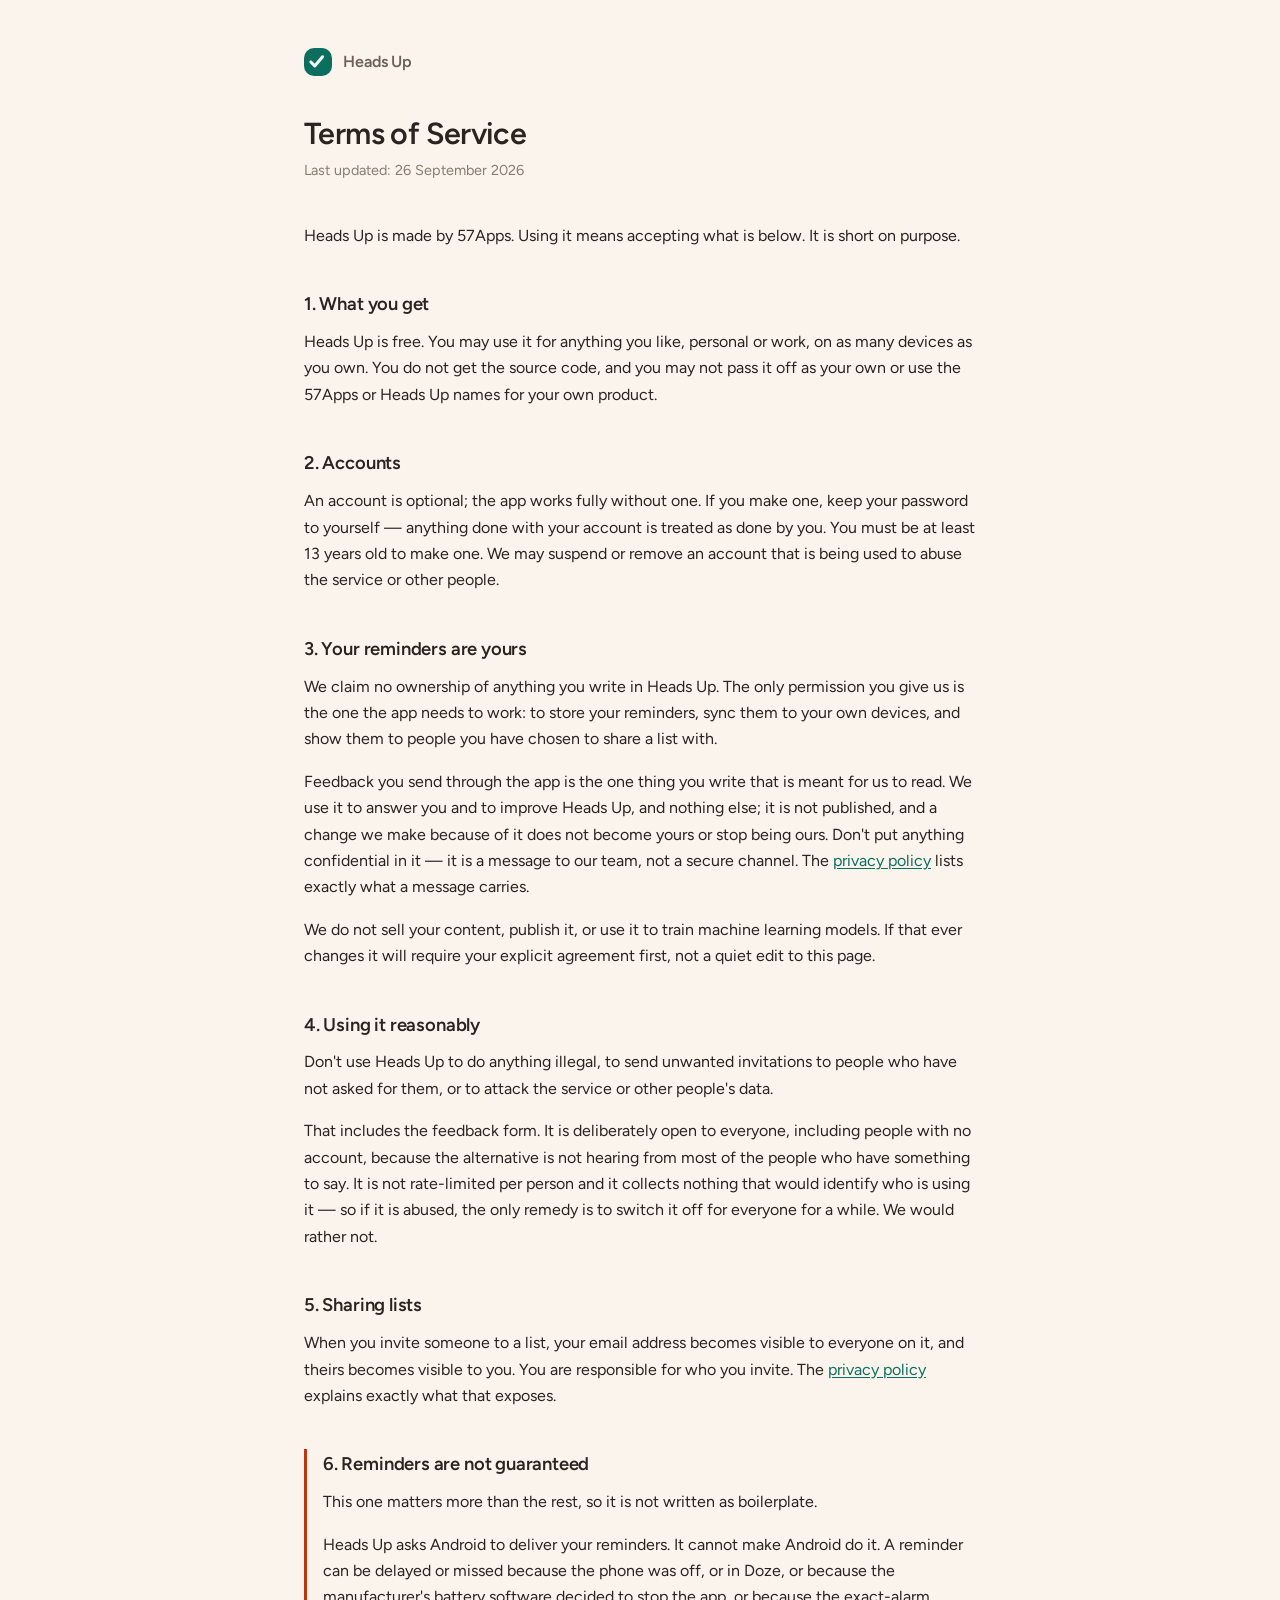
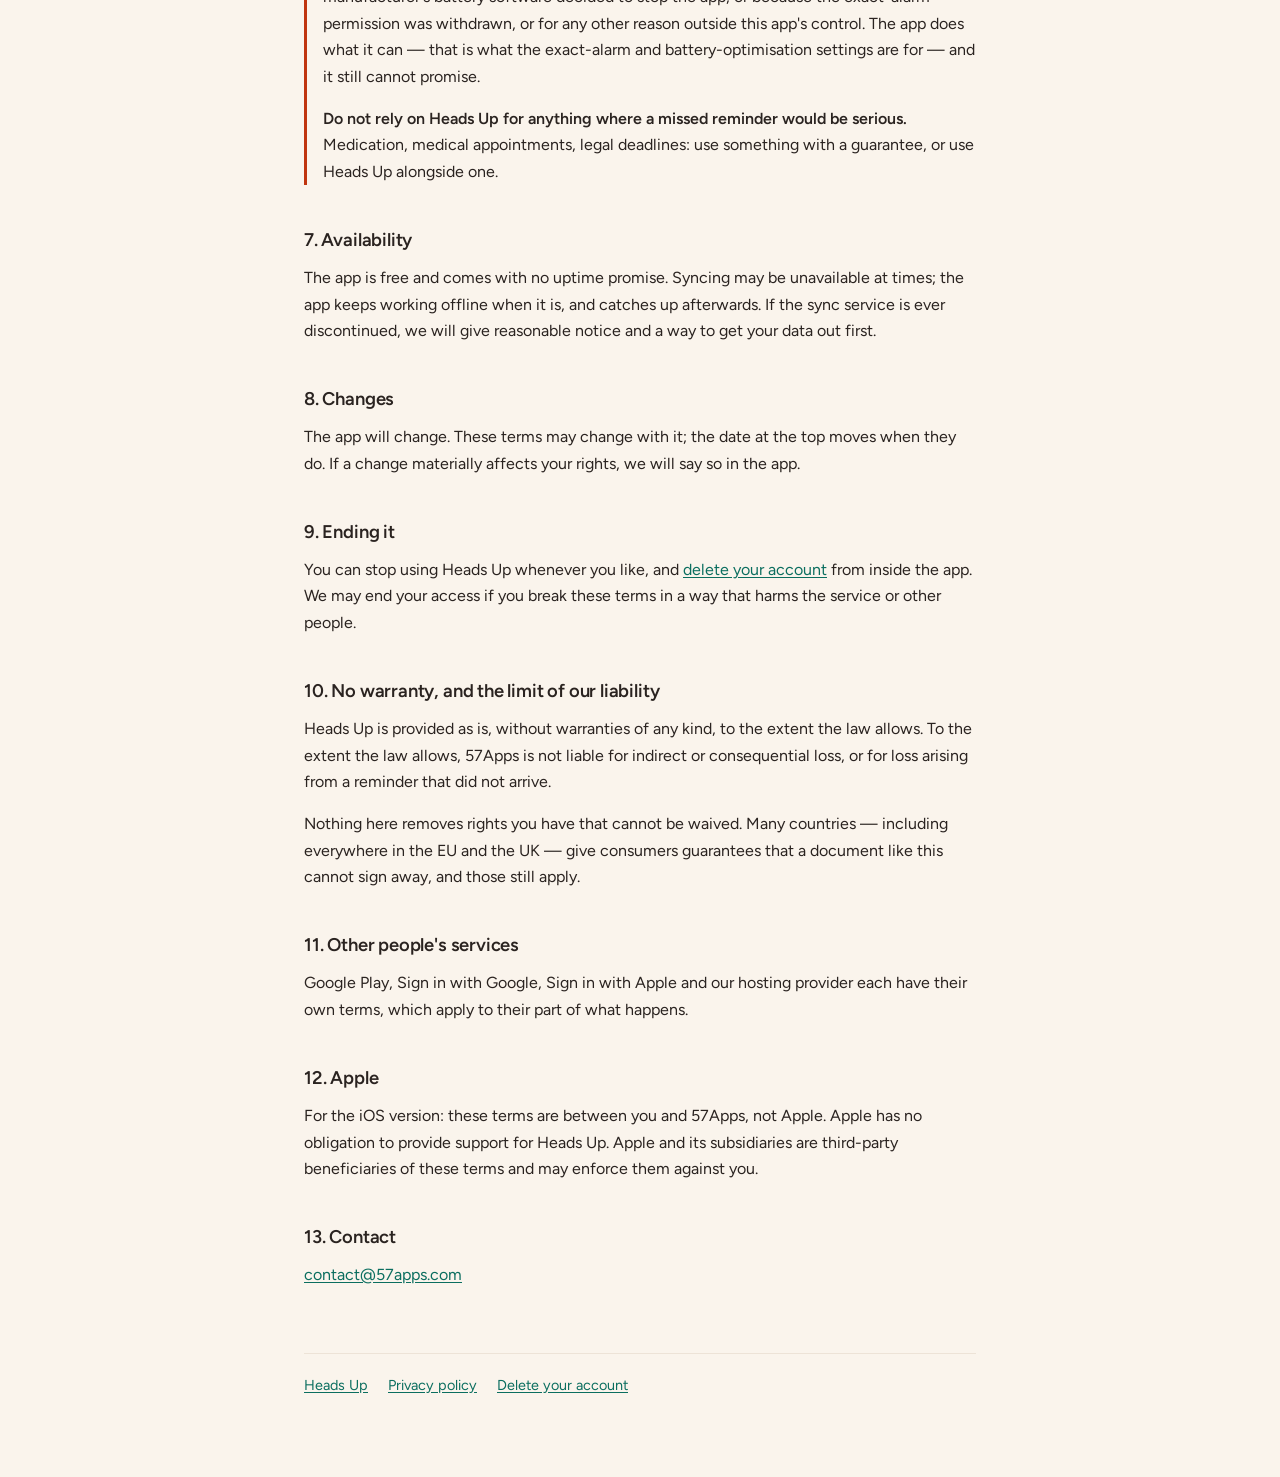
<file: headsup/terms.html>
<!doctype html>
<html lang="en">
<head>
<meta charset="utf-8">
<meta name="viewport" content="width=device-width, initial-scale=1">
<title>Terms of Service — Heads Up</title>
<meta name="description" content="The terms for using Heads Up. Short, and in plain language.">
<meta name="theme-color" content="#FAF4EC" media="(prefers-color-scheme: light)">
<meta name="theme-color" content="#17130F" media="(prefers-color-scheme: dark)">
<link rel="icon" type="image/png" sizes="32x32" href="/favicon-32.png">
<link rel="apple-touch-icon" href="/apple-touch-icon.png">
<link rel="stylesheet" href="/style.css">
</head>
<body>

<header class="site">
  <svg width="28" height="28" viewBox="0 0 32 32" aria-hidden="true">
    <rect width="32" height="32" fill="#0B6E5F"/>
    <path d="M7.83 15.99 L12.29 20.45 L21.20 10.05"
          fill="none" stroke="#F0FAF7" stroke-width="3.53"
          stroke-linecap="round" stroke-linejoin="round"/>
  </svg>
  <a href="/headsup/">Heads Up</a>
</header>

<h1>Terms of Service</h1>
<p class="updated">Last updated: 26 September 2026</p>

<p>Heads Up is made by 57Apps. Using it means accepting what is below. It is
short on purpose.</p>

<h2>1. What you get</h2>
<p>Heads Up is free. You may use it for anything you like, personal or work,
on as many devices as you own. You do not get the source code, and you may
not pass it off as your own or use the 57Apps or Heads Up names for your own
product.</p>

<h2>2. Accounts</h2>
<p>An account is optional; the app works fully without one. If you make one,
keep your password to yourself — anything done with your account is treated
as done by you. You must be at least 13 years old to make one. We may
suspend or remove an account that is being used to abuse the service or
other people.</p>

<h2>3. Your reminders are yours</h2>
<p>We claim no ownership of anything you write in Heads Up. The only
permission you give us is the one the app needs to work: to store your
reminders, sync them to your own devices, and show them to people you have
chosen to share a list with.</p>
<p>Feedback you send through the app is the one thing you write that is meant
for us to read. We use it to answer you and to improve Heads Up, and nothing
else; it is not published, and a change we make because of it does not become
yours or stop being ours. Don't put anything confidential in it — it is a
message to our team, not a secure channel. The
<a href="/headsup/privacy-policy.html">privacy policy</a> lists exactly what a
message carries.</p>
<p>We do not sell your content, publish it, or use it to train machine
learning models. If that ever changes it will require your explicit
agreement first, not a quiet edit to this page.</p>

<h2>4. Using it reasonably</h2>
<p>Don't use Heads Up to do anything illegal, to send unwanted invitations
to people who have not asked for them, or to attack the service or other
people's data.</p>
<p>That includes the feedback form. It is deliberately open to everyone,
including people with no account, because the alternative is not hearing from
most of the people who have something to say. It is not rate-limited per
person and it collects nothing that would identify who is using it — so if it
is abused, the only remedy is to switch it off for everyone for a while. We
would rather not.</p>

<h2>5. Sharing lists</h2>
<p>When you invite someone to a list, your email address becomes visible to
everyone on it, and theirs becomes visible to you. You are responsible for
who you invite. The <a href="/headsup/privacy-policy.html">privacy
policy</a> explains exactly what that exposes.</p>

<div class="callout">
<h2>6. Reminders are not guaranteed</h2>
<p>This one matters more than the rest, so it is not written as
boilerplate.</p>
<p>Heads Up asks Android to deliver your reminders. It cannot make Android
do it. A reminder can be delayed or missed because the phone was off, or in
Doze, or because the manufacturer's battery software decided to stop the
app, or because the exact-alarm permission was withdrawn, or for any other
reason outside this app's control. The app does what it can — that is what
the exact-alarm and battery-optimisation settings are for — and it still
cannot promise.</p>
<p><strong>Do not rely on Heads Up for anything where a missed reminder
would be serious.</strong> Medication, medical appointments, legal
deadlines: use something with a guarantee, or use Heads Up alongside one.</p>
</div>

<h2>7. Availability</h2>
<p>The app is free and comes with no uptime promise. Syncing may be
unavailable at times; the app keeps working offline when it is, and catches
up afterwards. If the sync service is ever discontinued, we will give
reasonable notice and a way to get your data out first.</p>

<h2>8. Changes</h2>
<p>The app will change. These terms may change with it; the date at the top
moves when they do. If a change materially affects your rights, we will say
so in the app.</p>

<h2>9. Ending it</h2>
<p>You can stop using Heads Up whenever you like, and
<a href="/headsup/delete-account.html">delete your account</a> from inside
the app. We may end your access if you break these terms in a way that harms
the service or other people.</p>

<h2>10. No warranty, and the limit of our liability</h2>
<p>Heads Up is provided as is, without warranties of any kind, to the extent
the law allows. To the extent the law allows, 57Apps is not liable for
indirect or consequential loss, or for loss arising from a reminder that did
not arrive.</p>
<p>Nothing here removes rights you have that cannot be waived. Many
countries — including everywhere in the EU and the UK — give consumers
guarantees that a document like this cannot sign away, and those still
apply.</p>

<h2>11. Other people's services</h2>
<p>Google Play, Sign in with Google, Sign in with Apple and our hosting
provider each have their own terms, which apply to their part of what
happens.</p>

<h2>12. Apple</h2>
<p>For the iOS version: these terms are between you and 57Apps, not Apple.
Apple has no obligation to provide support for Heads Up. Apple and its
subsidiaries are third-party beneficiaries of these terms and may enforce
them against you.</p>

<h2>13. Contact</h2>
<p><a href="mailto:contact@57apps.com">contact@57apps.com</a></p>

<footer class="site">
  <a href="/headsup/">Heads Up</a>
  <a href="/headsup/privacy-policy.html">Privacy policy</a>
  <a href="/headsup/delete-account.html">Delete your account</a>
</footer>

</body>
</html>
</file>
<file: style.css>
/* Hearth, on the web.
 *
 * The colours are copied across from lib/theme/hearth_colors.dart in the
 * Heads Up repo, which is the only place in the app allowed to hold a hex
 * literal. If a token is retuned there, retune it here too — this file is
 * the one place on the site that knows what a colour is.
 *
 * Figtree is self-hosted rather than pulled from Google Fonts. A CDN link
 * would make a third-party request that the privacy policy would then have
 * to disclose, and it would cost the site the plainest true thing it can
 * say: that it loads nothing from anyone else.
 */

@font-face {
  font-family: 'Figtree';
  src: url('/fonts/Figtree-400.ttf') format('truetype');
  font-weight: 400;
  font-display: swap;
}

@font-face {
  font-family: 'Figtree';
  src: url('/fonts/Figtree-600.ttf') format('truetype');
  font-weight: 600;
  font-display: swap;
}

:root {
  color-scheme: light dark;
  --bg: #FAF4EC;
  --surface: #FFFDFA;
  --fg: #2A2320;
  --muted: #6B5F58;
  --faint: #8A7B72;
  --edge: #EDE3D7;
  --primary: #0B6E5F;
  --accent: #C0350F;
}

@media (prefers-color-scheme: dark) {
  :root {
    --bg: #17130F;
    --surface: #221C17;
    --fg: #F4EDE5;
    --muted: #C7B8AC;
    --faint: #A99C92;
    --edge: #332A23;
    --primary: #4FD6BC;
    --accent: #FF8A5C;
  }
}

body {
  background: var(--bg);
  color: var(--fg);
  font-family: 'Figtree', -apple-system, BlinkMacSystemFont, 'Segoe UI',
    Roboto, Helvetica, Arial, sans-serif;
  line-height: 1.65;
  max-width: 42rem;
  margin: 0 auto;
  padding: 3rem 1.5rem 5rem;
  -webkit-text-size-adjust: 100%;
}

h1 {
  font-size: 1.9rem;
  font-weight: 600;
  line-height: 1.2;
  letter-spacing: -0.02em;
  margin: 0 0 0.4rem;
}

h2 {
  font-size: 1.15rem;
  font-weight: 600;
  letter-spacing: -0.01em;
  margin: 2.5rem 0 0.6rem;
}

h3 {
  font-size: 1rem;
  font-weight: 600;
  margin: 1.6rem 0 0.4rem;
}

p, ul, ol, table {
  margin: 0 0 1rem;
}

ul, ol {
  padding-left: 1.3rem;
}

li {
  margin-bottom: 0.35rem;
}

a {
  color: var(--primary);
  text-underline-offset: 0.15em;
}

strong {
  font-weight: 600;
}

.lede {
  font-size: 1.1rem;
  color: var(--muted);
  margin-bottom: 2rem;
}

.updated {
  color: var(--faint);
  font-size: 0.9rem;
  margin: 0 0 2.5rem;
}

/* Nothing in Hearth is sharp; the smallest radius in the system is 10px. */
.card {
  background: var(--surface);
  border: 1px solid var(--edge);
  border-radius: 14px;
  padding: 1.1rem 1.25rem;
  margin: 0 0 1.25rem;
}

.card :last-child {
  margin-bottom: 0;
}

.card h2, .card h3 {
  margin-top: 0;
}

/* For the things a reader most needs to notice — the ones a policy would
 * normally bury. */
.callout {
  border-left: 3px solid var(--accent);
  padding-left: 1rem;
  margin: 0 0 1.25rem;
}

table {
  border-collapse: collapse;
  width: 100%;
  font-size: 0.95rem;
}

th, td {
  text-align: left;
  vertical-align: top;
  padding: 0.5rem 0.75rem 0.5rem 0;
  border-bottom: 1px solid var(--edge);
}

th {
  font-weight: 600;
  color: var(--muted);
}

/* Wide content scrolls inside itself rather than the page. */
.scroll-x {
  overflow-x: auto;
}

/* The store screenshots, as a strip that scrolls sideways. Eight portrait
 * frames in a 42rem column would otherwise be a page of thumbnails; a strip
 * keeps each one large enough to read. The images are same-origin WebP,
 * downscaled from the store composites, so the site still loads nothing
 * from anyone else. */
.shots {
  display: flex;
  gap: 0.75rem;
  overflow-x: auto;
  scroll-snap-type: x mandatory;
  padding-bottom: 0.75rem;
  margin: 0 0 1rem;
}

.shots img {
  flex: none;
  width: 13.5rem;
  height: auto;
  border-radius: 14px;
  border: 1px solid var(--edge);
  scroll-snap-align: start;
}

header.site {
  display: flex;
  align-items: center;
  gap: 0.7rem;
  margin-bottom: 2.5rem;
}

header.site svg {
  border-radius: 10px;
  flex: none;
}

header.site a {
  color: var(--muted);
  font-weight: 600;
  text-decoration: none;
  letter-spacing: -0.01em;
}

footer.site {
  margin-top: 4rem;
  padding-top: 1.25rem;
  border-top: 1px solid var(--edge);
  color: var(--faint);
  font-size: 0.9rem;
}

footer.site a {
  margin-right: 1rem;
  display: inline-block;
}

.back {
  display: inline-block;
  margin-bottom: 1.5rem;
  color: var(--muted);
  font-size: 0.9rem;
}
</file>
